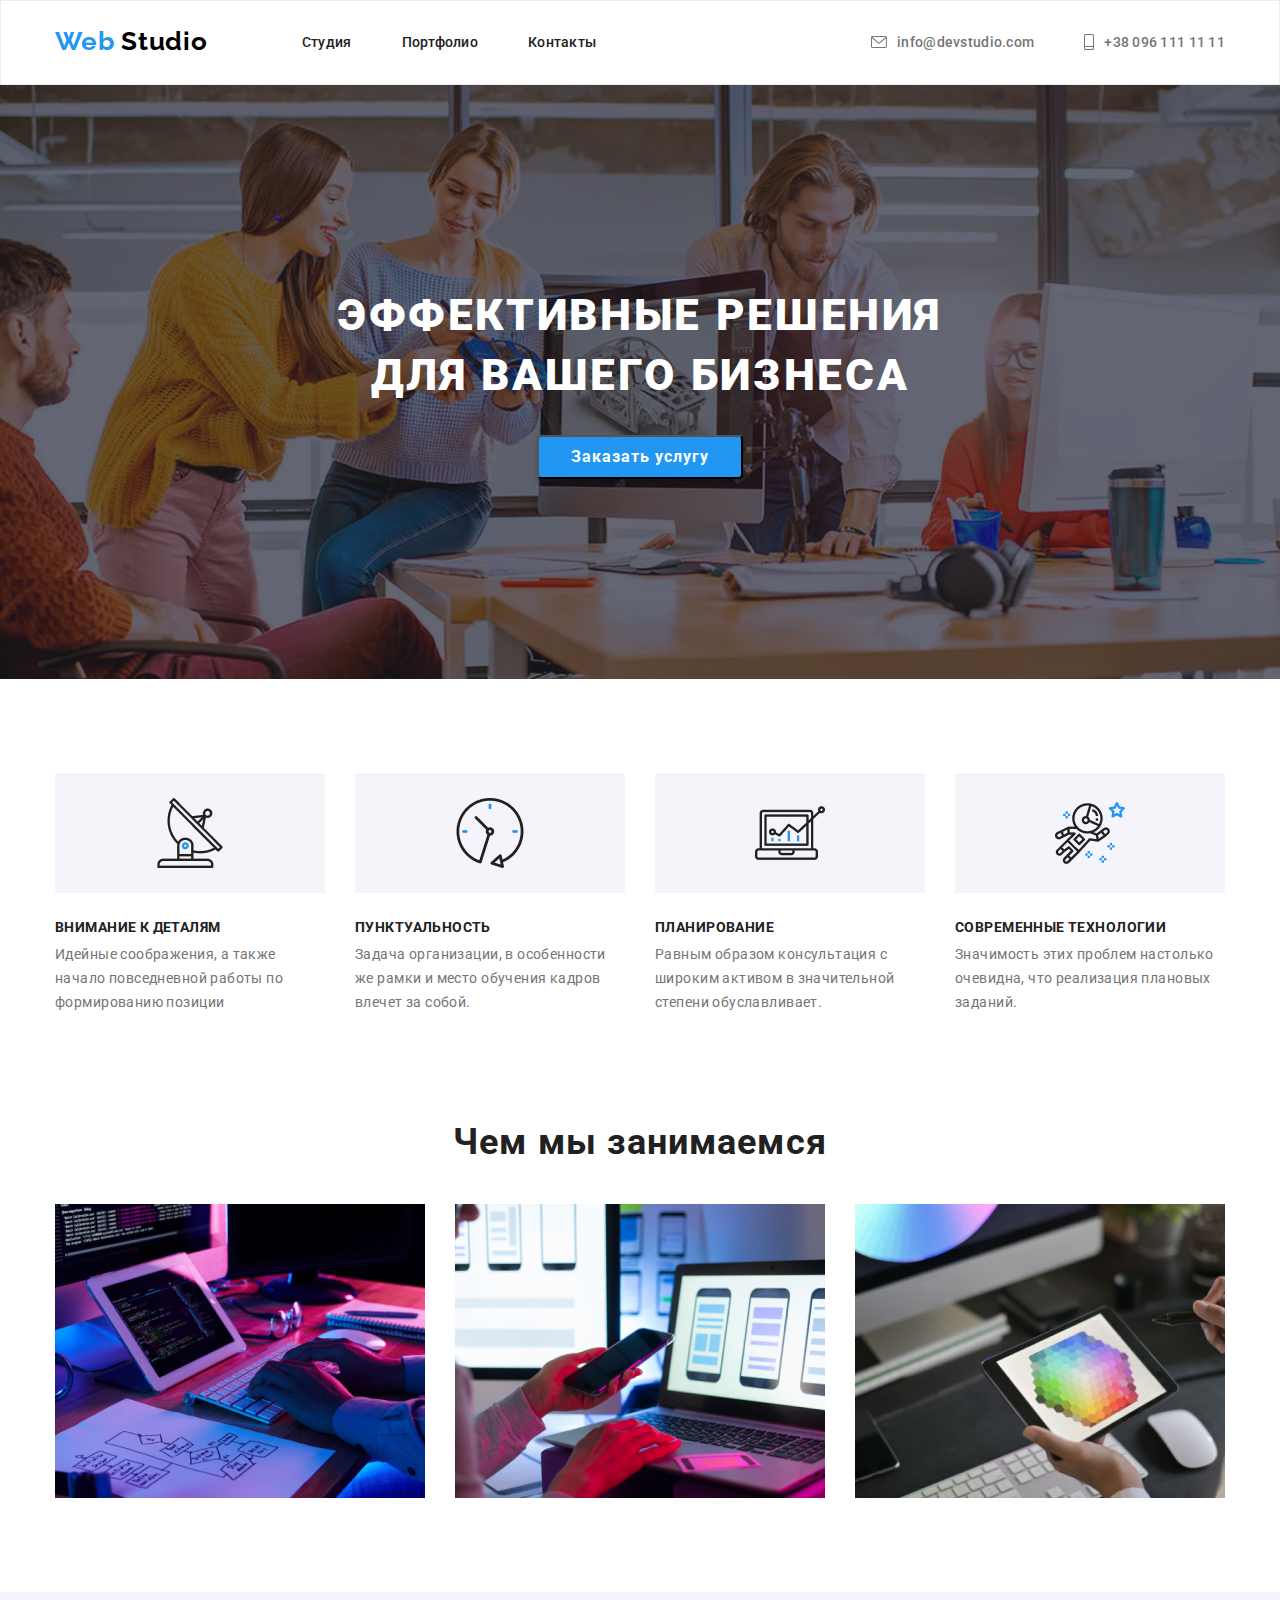
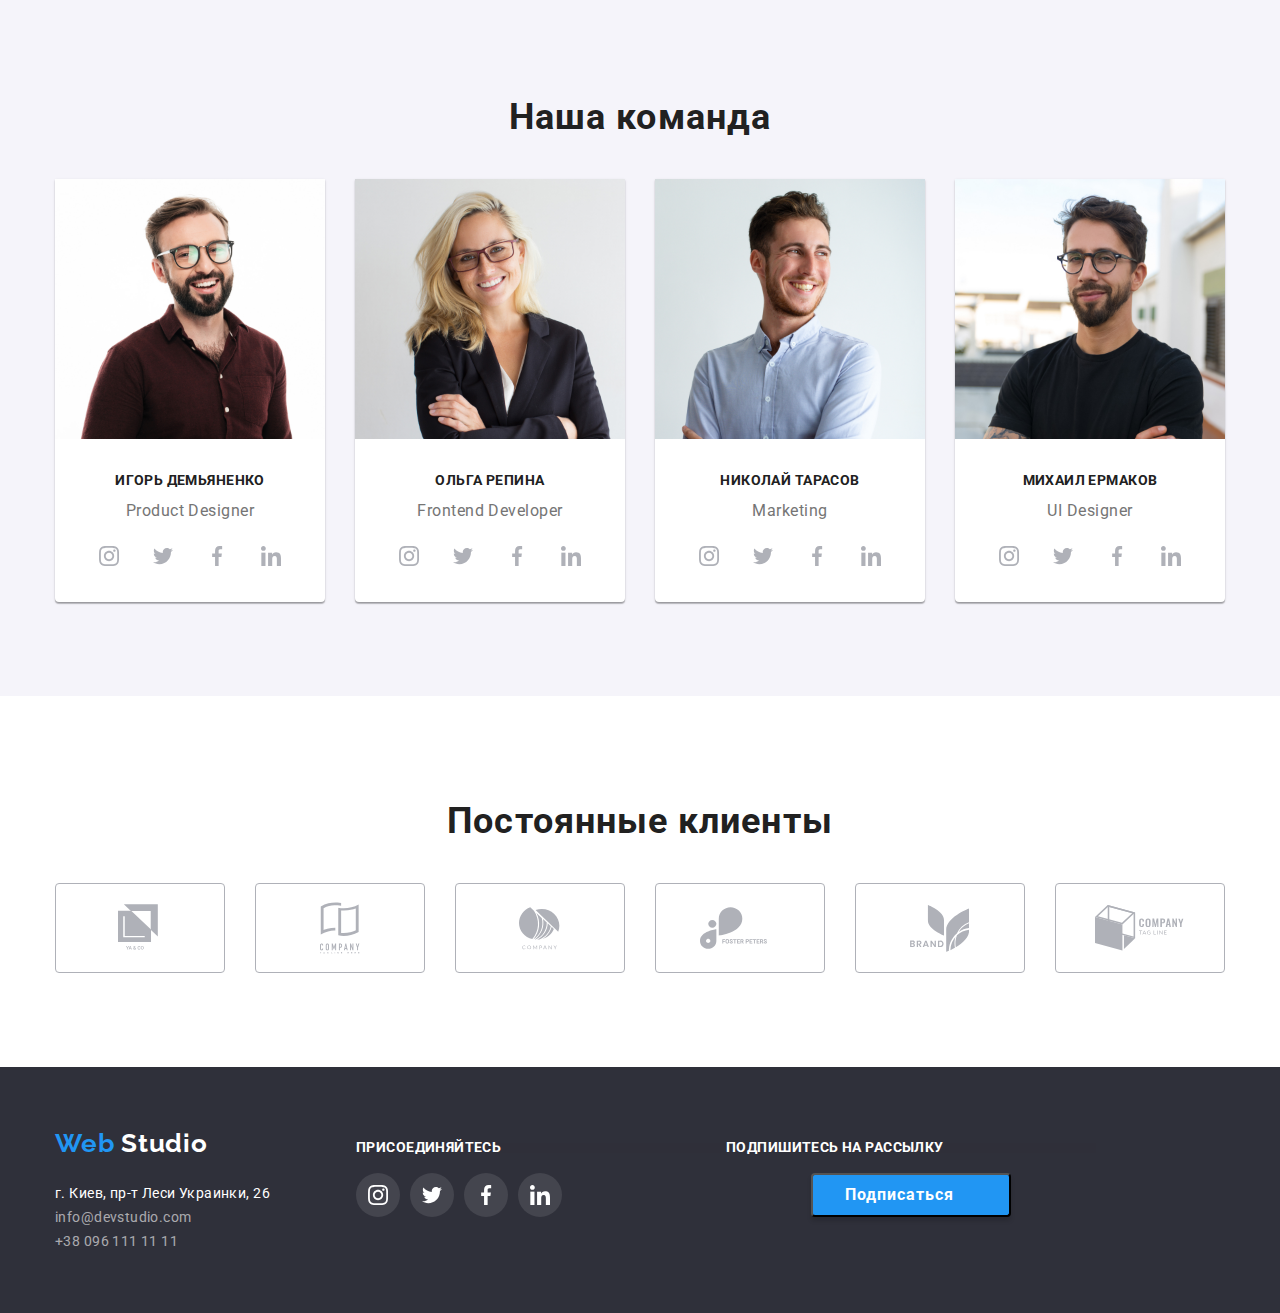
<file: index.html>
<!DOCTYPE html>
<html lang="ru">
	<head>
		<meta charset="UTF-8" />
		<meta name="viewport" content="width=device-width, initial-scale=1.0" />
		<meta http-equiv="X-UA-Compatible" content="ie=edge" />
		<title>WebStudio</title>
		<link
			href="https://fonts.googleapis.com/css2?family=Raleway:wght@700&family=Roboto:wght@400;500;700;900&display=swap"
			rel="stylesheet"
		/>
		<link rel="stylesheet" href="./css/normalize.css" />
		<link rel="stylesheet" href="./css/style.css" />
	</head>
	<body>
		<header>
			<div class="conteiner flexbox">
				<nav class="navigation">
					<div class="logo">
						<p>
							<span class="words">Web</span>
							<span class="word">Studio</span>
						</p>
					</div>
					<ul class="list menu-list">
						<li class="menu-item"><a href="./index.html" class="menu-link">Студия</a></li>
						<li class="menu-item"><a href="./portfolio.html" class="menu-link">Портфолио</a></li>
						<li class="menu-item"><a href="#" class="menu-link">Контакты</a></li>
					</ul>
				</nav>
				<ul class="list adres-list">
					<li class="adres">
						<a href="mailto:info@devstudio.com" class="contacts-link" aria-label="написать письмо">
                          <svg class="sprite-envelope" width="16" height="12">
							 <use xlink:href="./images/sprite.svg#icon-envelope"></use>
						  </svg>
						  info@devstudio.com
					    </a>
					</li>
					<li class="adres">
						<a href="tel:+380961111111" class="contacts-link" aria-label="позвонить">
					       <svg class="sprite-smartphone" width="10" height="16">
						       <use xlink:href="./images/sprite.svg#icon-vector"></use>
						   </svg>
						   +38 096 111 11 11
						</a>
					</li>
				</ul>
			</div>
		</header>
		<main>
			<section class="section hero fon">
				<div class="conteiner">
					<h1 class="page-title">Эффективные решения для вашего бизнеса</h1>
					<button class="btn">Заказать услугу</button>
				</div>
			</section>
			<section class="section-advantages">
				<div class="conteiner advantages">
					<h2 class="section-title visually-hidden">Наши преимущества</h2>
					<ul class="list">
						<li class="advantages-item">
							<h3 class="title antenna">Внимание к деталям</h3>
							<p class="main-text">Идейные соображения, а также начало повседневной работы по формированию позиции</p>
						</li>
						<li class="advantages-item">
							<h3 class="title clock">Пунктуальность</h3>
							<p class="main-text">
								Задача организации, в особенности же рамки и место обучения кадров влечет за собой.
							</p>
						</li>
						<li class="advantages-item">
							<h3 class="title diagram">Планирование</h3>
							<p class="main-text">
								Равным образом консультация с широким активом в значительной степени обуславливает.
							</p>
						</li>
						<li class="advantages-item">
							<h3 class="title astronaut">Современные технологии</h3>
							<p class="main-text">Значимость этих проблем настолько очевидна, что реализация плановых заданий.</p>
						</li>
					</ul>
				</div>
			</section>
			<section class="section">
				<div class="conteiner about-us">
					<h2 class="section-title">Чем мы занимаемся</h2>
					<ul class="list about-us-list">
						<li class="about-us-item">
							<img src="./images/img1.jpg" alt="Десктопные приложения" width="370" class="about-us-img" />
							<!-- <h3 class="title tatle-item">Десктопные приложения</h3> -->
						</li>
						<li class="about-us-item">
							<img src="./images/img2.jpg" alt="Мобильные приложения" width="370" class="about-us-img" />
							<!-- <h3 class="title tatle-item">Мобильные приложения</h3> -->
						</li>
						<li class="about-us-item">
							<img src="./images/img3.jpg" alt="Дизайнерские решения" width="370" class="about-us-img" />
							<!-- <h3 class="title tatle-item">Дизайнерские решения</h3> -->
						</li>
					</ul>
				</div>
			</section>
			<section class="section team-section">
				<div class="conteiner">
					<h2 class="section-title">Наша команда</h2>
					<ul class="list team-list">
						<li class="team">
							<img src="./images/team1.jpg" alt="Фото Игорь Демьяненко" width="270" class="team-photo"/>
							<h3 class="title team-title">Игорь Демьяненко</h3>
							<p lang="en" class="team-position">Product Designer</p>
							<ul class="list social-media">
								<li class="icon-list">
									<a href="https://www.instagram.com/" target="_blank" rel="noopener noreferrer" aria-label="ссылка Инстаграм" class="icon">
										<svg class="social-icon">
											<use xlink:href="./images/sprite.svg#icon-instagram"></use>
										</svg>
									</a>
								</li>
								<li class="icon-list">
									<a href="https://twitter.com/" target="_blank" rel="noopener noreferrer" aria-label="ссылка Твиттер" class="icon">
										<svg class="social-icon">
											<use xlink:href="./images/sprite.svg#icon-twitter"></use>
										</svg>
									</a>
								</li>
								<li class="icon-list">
									<a href="https://www.facebook.com/" target="_blank" rel="noopener noreferrer" aria-label="ссылка Файсбук" class="icon">
										<svg class="social-icon">
											<use xlink:href="./images/sprite.svg#icon-facebook"></use>
										</svg>
									</a>	
								</li>
								<li class="icon-list">
									<a href="https://www.linkedin.com/" target="_blank" rel="noopener noreferrer" aria-label="ссылка Линкед ЛинкедИн" class="icon">
										<svg class="social-icon">
											<use xlink:href="./images/sprite.svg#icon-linkedin"></use>
										</svg>
									</a>
								</li>
							</ul>
						</li>
						<li class="team">
							<img src="./images/team2.jpg" alt="Фото Ольга Иванова" width="270" class="team-photo"/>
							<h3 class="title team-title">Ольга Репина</h3>
							<p lang="en" class="team-position">Frontend Developer</p>
							<ul class="list social-media">
								<li class="icon-list">
									<a href="https://www.instagram.com/" target="_blank" rel="noopener noreferrer" aria-label="ссылка Инстаграм" class="icon">
										<svg class="social-icon">
											<use xlink:href="./images/sprite.svg#icon-instagram"></use>
										</svg>
									</a>
								</li>
								<li class="icon-list">
									<a href="https://twitter.com/" target="_blank" rel="noopener noreferrer" aria-label="ссылка Твиттер" class="icon">
										<svg class="social-icon">
											<use xlink:href="./images/sprite.svg#icon-twitter"></use>
										</svg>
									</a>
								</li>
								<li class="icon-list">
									<a href="https://www.facebook.com/" target="_blank" rel="noopener noreferrer" aria-label="ссылка Файсбук" class="icon">
										<svg class="social-icon">
											<use xlink:href="./images/sprite.svg#icon-facebook"></use>
										</svg>
									</a>	
								</li>
								<li class="icon-list">
									<a href="https://www.linkedin.com/" target="_blank" rel="noopener noreferrer" aria-label="ссылка Линкед ЛинкедИн" class="icon">
										<svg class="social-icon">
											<use xlink:href="./images/sprite.svg#icon-linkedin"></use>
										</svg>
									</a>
								</li>
							</ul>
						</li>
						<li class="team">
							<img src="./images/team3.jpg" alt="Фото Андрей Шевченко" width="270" class="team-photo" />
							<h3 class="title team-title">Николай Тарасов</h3>
							<p lang="en" class="team-position">Marketing</p>
							<ul class="list social-media">
								<li class="icon-list">
									<a href="https://www.instagram.com/" target="_blank" rel="noopener noreferrer" aria-label="ссылка Инстаграм" class="icon">
										<svg class="social-icon">
											<use xlink:href="./images/sprite.svg#icon-instagram"></use>
										</svg>
									</a>
								</li>
								<li class="icon-list">
									<a href="https://twitter.com/" target="_blank" rel="noopener noreferrer" aria-label="ссылка Твиттер" class="icon">
										<svg class="social-icon">
											<use xlink:href="./images/sprite.svg#icon-twitter"></use>
										</svg>
									</a>
								</li>
								<li class="icon-list">
									<a href="https://www.facebook.com/" target="_blank" rel="noopener noreferrer" aria-label="ссылка Файсбук" class="icon">
										<svg class="social-icon">
											<use xlink:href="./images/sprite.svg#icon-facebook"></use>
										</svg>
									</a>	
								</li>
								<li class="icon-list">
									<a href="https://www.linkedin.com/" target="_blank" rel="noopener noreferrer" aria-label="ссылка Линкед ЛинкедИн" class="icon">
										<svg class="social-icon">
											<use xlink:href="./images/sprite.svg#icon-linkedin"></use>
										</svg>
									</a>
								</li>
							</ul>
						</li>
						<li class="team">
							<img src="./images/team4.jpg" alt="Фото Иван Николаев" width="270" class="team-photo"/>
							<h3 class="title team-title">Михаил Ермаков</h3>
							<p lang="en" class="team-position">UI Designer</p>
							<ul class="list social-media">
								<li class="icon-list">
									<a href="https://www.instagram.com/" target="_blank" rel="noopener noreferrer" aria-label="ссылка Инстаграм" class="icon">
										<svg class="social-icon">
											<use xlink:href="./images/sprite.svg#icon-instagram"></use>
										</svg>
									</a>
								</li>
								<li class="icon-list">
									<a href="https://twitter.com/" target="_blank" rel="noopener noreferrer" aria-label="ссылка Твиттер" class="icon">
										<svg class="social-icon">
											<use xlink:href="./images/sprite.svg#icon-twitter"></use>
										</svg>
									</a>
								</li>
								<li class="icon-list">
									<a href="https://www.facebook.com/" target="_blank" rel="noopener noreferrer" aria-label="ссылка Файсбук" class="icon">
										<svg class="social-icon">
											<use xlink:href="./images/sprite.svg#icon-facebook"></use>
										</svg>
									</a>	
								</li>
								<li class="icon-list">
									<a href="https://www.linkedin.com/" target="_blank" rel="noopener noreferrer" aria-label="ссылка Линкед ЛинкедИн" class="icon">
										<svg class="social-icon">
											<use xlink:href="./images/sprite.svg#icon-linkedin"></use>
										</svg>
									</a>
								</li>
							</ul>
						</li>
					</ul>
				</div>
			</section>
			<section class="section">
				<div class="conteiner">
					<h2 class="section-title">Постоянные клиенты</h2>
					<ul class="list">
						<li class="partner">
							<a class="partner-item" href="#" target="_blank" rel="noopener noreferrer" aria-label="ссылка на сайт компании">
							  <svg class="partner-link" width="44" height="49">
								<use xlink:href="./images/sprite.svg#icon-logo1"></use>
							  </svg>
							</a>
						  </li>
						<li class="partner">
							<a class="partner-item" href="#" target="blank" rel="noopener noreferrer" aria-label="ссылка на сайт компании">
								<svg class="partner-link" width="40" height="52">
									<use xlink:href="./images/sprite.svg#icon-logo2"></use>
								</svg>
							</a>	
						</li>
						<li class="partner">
							<a class="partner-item" href="#" target="blank" rel="noopener noreferrer" aria-label="ссылка на сайт компании">
								<svg class="partner-link" width="41" height="43">
									<use xlink:href="./images/sprite.svg#icon-logo3"></use>
								</svg>
							</a>	
						</li>
						<li class="partner">
							<a class="partner-item" href="#" target="blank" rel="noopener noreferrer" aria-label="ссылка на сайт компании">
								<svg class="partner-link" width="80" height="43">
									<use xlink:href="./images/sprite.svg#icon-logo4"></use>
								</svg>
							</a>	
						</li>
						<li class="partner">
							<a class="partner-item" href="#" target="blank" rel="noopener noreferrer" aria-label="ссылка на сайт компании">
								<svg class="partner-link" width="59" height="47">
									<use xlink:href="./images/sprite.svg#icon-logo5"></use>
								</svg>
							</a>						
						</li>
						<li class="partner">
							<a class="partner-item" href="#" target="blank" rel="noopener noreferrer" aria-label="ссылка на сайт компании">
								<svg class="partner-link" width="89" height="46">
									<use xlink:href="./images/sprite.svg#icon-logo6"></use>
								</svg>
							</a>				
						</li>
					</ul>
				</div>
			</section>
		</main>
		<footer class="footer">
			<div class="conteiner footer-flexbox">
				<div class="footer-address">
					<div class="logo footer-logo">
						<p>
							<span class="words">Web</span>
							<span class="word">Studio</span>
						</p>
					</div>
					<address>
						<a href="./" class="contacts maps">г. Киев, пр-т Леси Украинки, 26</a>
						<br />
						<a href="mailto:info@devstudio.com" class="contacts">info@devstudio.com</a>
						<br />
						<a href="tel:+380961111111" class="contacts">+38 096 111 11 11</a>
						<br />
					</address>
				</div>
				<div class="footer-link">
					<p class="title tatle-item">Присоединяйтесь</p>
					<ul class="list">
						<li class="icon-list">
							<a href="https://www.instagram.com/" target="_blank" rel="noopener noreferrer" aria-label="ссылка Инстаграм" class="icon-footer">
								<svg class="social-icon">
									<use href="./images/sprite.svg#icon-instagram"></use>
								</svg>
							</a>
						</li>
						<li class="icon-list">
							<a href="https://twitter.com/" target="_blank" rel="noopener noreferrer" aria-label="ссылка Твиттер" class="icon-footer">
								<svg class="social-icon">
									<use href="./images/sprite.svg#icon-twitter"></use>
								</svg>
							</a>
						</li>
						<li class="icon-list">
							<a href="https://www.facebook.com/" target="_blank" rel="noopener noreferrer" aria-label="ссылка Файсбук" class="icon-footer">
								<svg class="social-icon">
									<use href="./images/sprite.svg#icon-facebook"></use>
								</svg>
							</a>	
						</li>
						<li class="icon-list">
							<a href="https://www.linkedin.com/" target="_blank" rel="noopener noreferrer" aria-label="ссылка Линкед ЛинкедИн" class="icon-footer">
								<svg class="social-icon">
									<use href="./images/sprite.svg#icon-linkedin"></use>
								</svg>
							</a>
						</li>
					</ul>
				</div>
				<div>
					<p class="title tatle-item">Подпишитесь на рассылку</p>
					<button class="btn">Подписаться</button>
				</div>
			</div>
		</footer>
	</body>
</html>
</file>
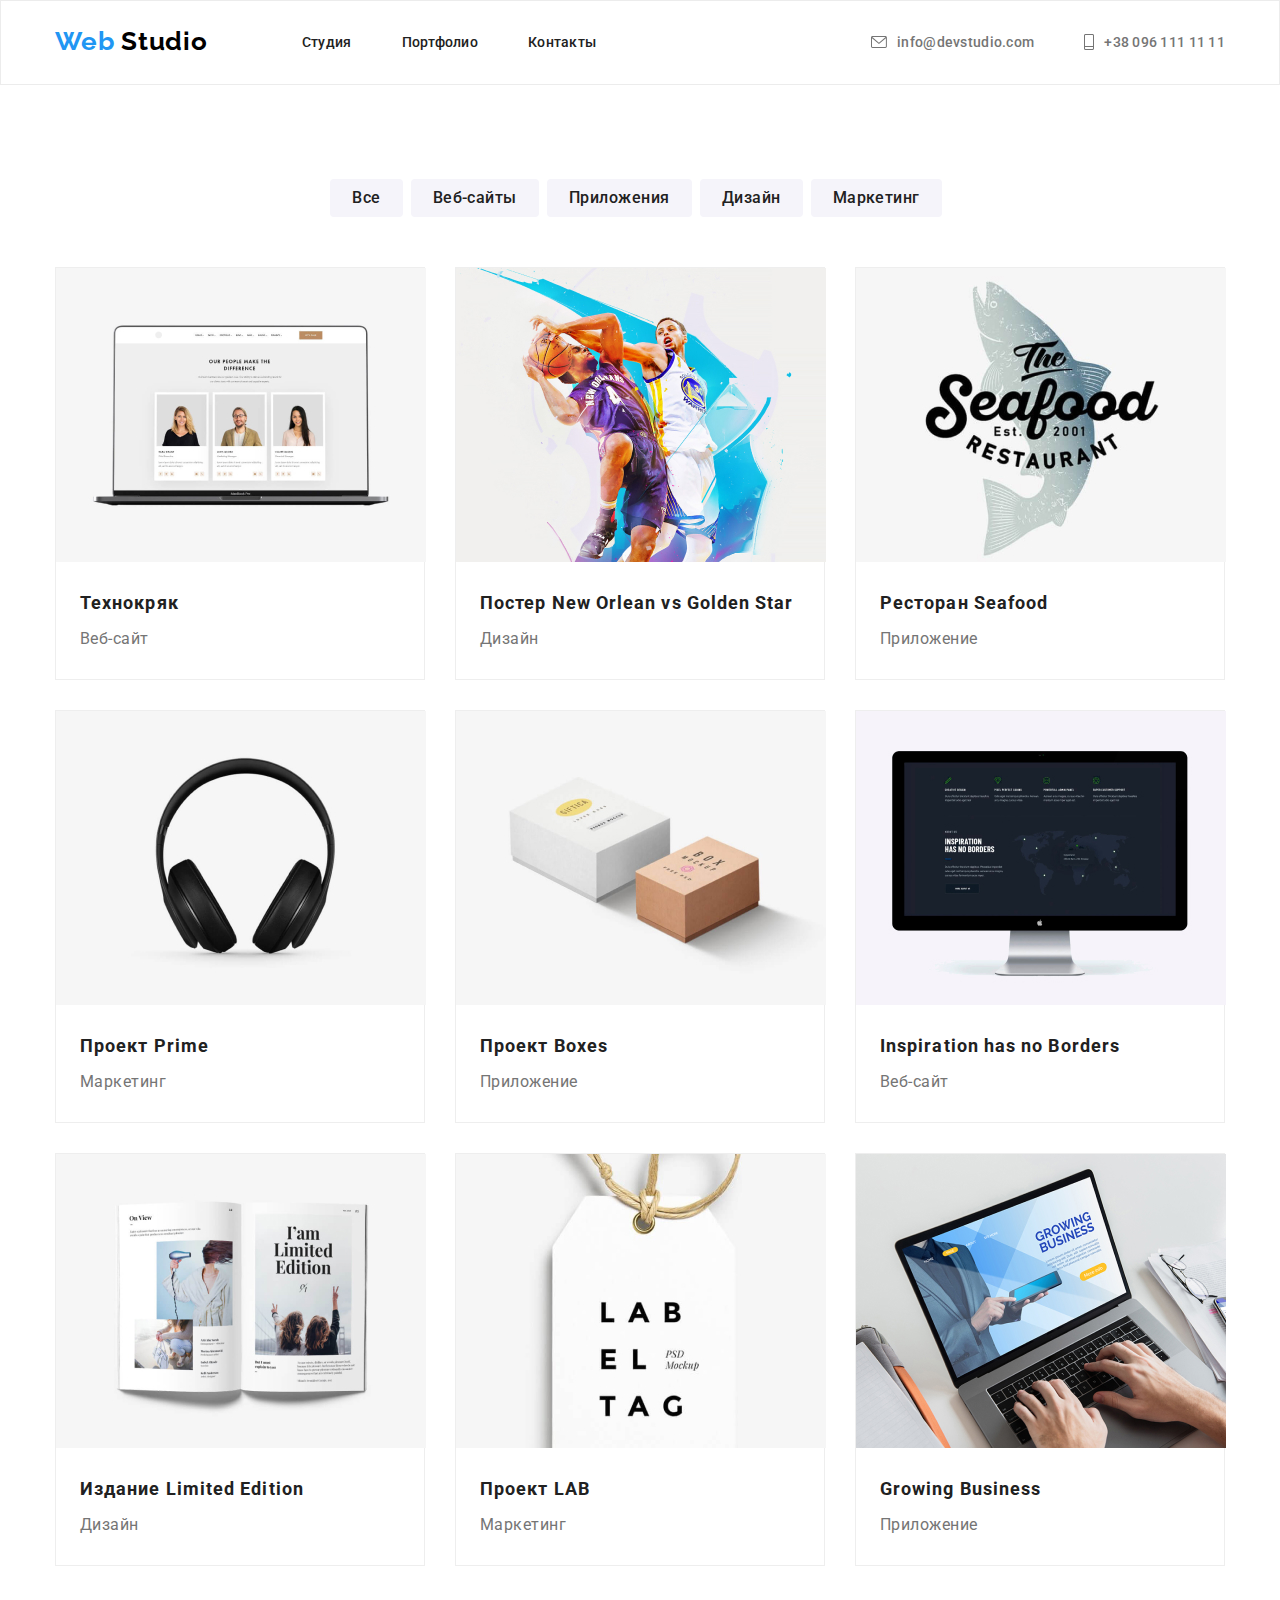
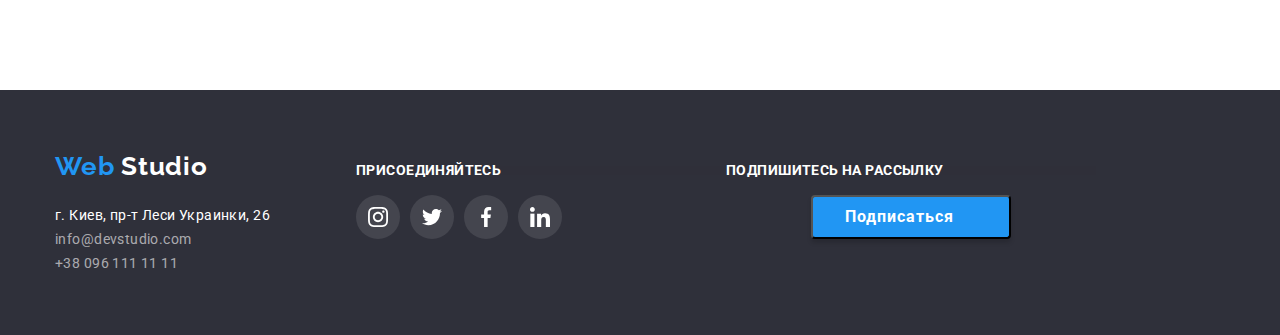
<file: portfolio.html>
<!DOCTYPE html>
<html lang="ru">
	<head>
		<meta charset="UTF-8" />
		<meta name="viewport" content="width=device-width, initial-scale=1.0" />
		<meta http-equiv="X-UA-Compatible" content="ie=edge" />
		<title>WebStudio</title>
		<link
			href="https://fonts.googleapis.com/css2?family=Raleway:wght@700&family=Roboto:wght@400;500;700;900&display=swap"
			rel="stylesheet"
		/>
		<link rel="stylesheet" href="./css/normalize.css" />
		<link rel="stylesheet" href="./css/style.css" />
	</head>
	<body>
		<header>
			<div class="conteiner flexbox">
				<nav class="navigation">
					<div class="logo">
						<p>
							<span class="words">Web</span>
							<span class="word">Studio</span>
						</p>
					</div>
					<ul class="list menu-list">
						<li class="menu-item"><a href="./index.html" class="menu-link">Студия</a></li>
						<li class="menu-item"><a href="./portfolio.html" class="menu-link">Портфолио</a></li>
						<li class="menu-item"><a href="#" class="menu-link">Контакты</a></li>
					</ul>
				</nav>
				<ul class="list adres-list">
					<li class="adres">
						<a href="mailto:info@devstudio.com" class="contacts-link" aria-label="написать письмо">
                          <svg class="sprite-envelope" width="16" height="12">
							 <use xlink:href="./images/sprite.svg#icon-envelope"></use>
						  </svg>
						  info@devstudio.com
					    </a>
					</li>
					<li class="adres">
						<a href="tel:+380961111111" class="contacts-link" aria-label="позвонить">
					       <svg class="sprite-smartphone" width="10" height="16">
						       <use xlink:href="./images/sprite.svg#icon-vector"></use>
						   </svg>
						   +38 096 111 11 11
						</a>
					</li>
				</ul>
			</div>
		</header>
		<main>
			<section class="section-portfolio">
				<div class="conteiner">
					<ul class="list portfolio-nav">
						<li class="portfolio-nav-item"><button type="button" class="btn-portfolio">Все</button></li>
						<li class="portfolio-nav-item"><button type="button" class="btn-portfolio">Веб-сайты</button></li>
						<li class="portfolio-nav-item"><button type="button" class="btn-portfolio">Приложения</button></li>
						<li class="portfolio-nav-item"><button type="button" class="btn-portfolio">Дизайн</button></li>
						<li class="portfolio-nav-item"><button type="button" class="btn-portfolio">Маркетинг</button></li>
					</ul>
					<ul class="list portfolio-main">
						<li class="portfolio">
							<a href="" class="porfolio-item">
								<img src="./images/img(1).jpg" alt="пример_работы_категории_веб-сайт" />
								<div class="portfolio-name">
									<h3 class="title-portfolio">Технокряк</h3>
									<!--<p class="portfolio-link">
										Технокряк это современная площадка распространения коронавируса. Компании используют эту платформу для
										цифрового шпионажа и атак на защищённые сервера конкурентов.
									</p>-->
									<p class="category-portfolio">Веб-сайт</p>
								</div>
							</a>
						</li>
						<li class="portfolio">
							<a href="" class="porfolio-item">
								<img src="./images/img(2).jpg" alt="пример_работы_категории_дизайн" />
								<div class="portfolio-name">
									<h3 class="title-portfolio">Постер New Orlean vs Golden Star</h3>
								    <!--<p class="portfolio-link">
									    Технокряк это современная площадка распространения коронавируса. Компании используют эту платформу для
									    цифрового шпионажа и атак на защищённые сервера конкурентов.
								    </p>-->
								    <p class="category-portfolio">Дизайн</p>
								</div>
							</a>
						</li>
						<li class="portfolio">
							<a href="" class="porfolio-item">
								<img src="./images/img(3).jpg" alt="пример_работы_категории_приложение" />
								<div class="portfolio-name">
									<h3 class="title-portfolio">Ресторан Seafood</h3>
									<!--<p class="portfolio-link">
										Технокряк это современная площадка распространения коронавируса. Компании используют эту платформу для
										цифрового шпионажа и атак на защищённые сервера конкурентов.
									</p>-->
									<p class="category-portfolio">Приложение</p>
								</div>
							</a>
						</li>
						<li class="portfolio">
							<a href="" class="porfolio-item">
								<img src="./images/img(4).jpg" alt="пример_работы_категории_маркетинг" />
								<div class="portfolio-name">
									<h3 class="title-portfolio">Проект Prime</h3>
									<!--<p class="portfolio-link">
										Технокряк это современная площадка распространения коронавируса. Компании используют эту платформу для
										цифрового шпионажа и атак на защищённые сервера конкурентов.
									</p>-->
									<p class="category-portfolio">Маркетинг</p>
								</div>
							</a>
						</li>
						<li class="portfolio">
							<a href="" class="porfolio-item">
								<img src="./images/img(5).jpg" alt="пример_работы_категории_приложение" />
								<div class="portfolio-name">
									<h3 class="title-portfolio">Проект Boxes</h3>
									<!--<p class="portfolio-link">
										Технокряк это современная площадка распространения коронавируса. Компании используют эту платформу для
										цифрового шпионажа и атак на защищённые сервера конкурентов.
									</p>-->
									<p class="category-portfolio">Приложение</p>
								</div>
							</a>
						</li>
						<li class="portfolio">
							<a href="" class="porfolio-item">
								<img src="./images/img(6).jpg" alt="пример_работы_категории_веб-сайт" />
								<div class="portfolio-name">
									<h3 class="title-portfolio">Inspiration has no Borders</h3>
									<!--<p class="portfolio-link">
										Технокряк это современная площадка распространения коронавируса. Компании используют эту платформу для
										цифрового шпионажа и атак на защищённые сервера конкурентов.
									</p>-->
									<p class="category-portfolio">Веб-сайт</p>
								</div>
							</a>
						</li>
						<li class="portfolio">
							<a href="" class="porfolio-item">
								<img src="./images/img(7).jpg" alt="пример_работы_категории_дизайн" />
								<div class="portfolio-name">
									<h3 class="title-portfolio">Издание Limited Edition</h3>
									<!--<p class="portfolio-link">
										Технокряк это современная площадка распространения коронавируса. Компании используют эту платформу для
										цифрового шпионажа и атак на защищённые сервера конкурентов.
									</p>-->
									<p class="category-portfolio">Дизайн</p>
								</div>
							</a>
						</li>
						<li class="portfolio">
							<a href="" class="porfolio-item">
								<img src="./images/img(8).jpg" alt="пример_работы_категории_маркетинг" />
								<div class="portfolio-name">
									<h3 class="title-portfolio">Проект LAB</h3>
								    <!--<p class="portfolio-link">
									    Технокряк это современная площадка распространения коронавируса. Компании используют эту платформу для
									    цифрового шпионажа и атак на защищённые сервера конкурентов.
								    </p>-->
								    <p class="category-portfolio">Маркетинг</p>
								</div>
							</a>
						</li>
						<li class="portfolio">
							<a href="" class="porfolio-item">
								<img src="./images/img(9).jpg" alt="пример_работы_категории_приложение" />
								<div class="portfolio-name">
									<h3 class="title-portfolio">Growing Business</h3>
									<!--<p class="portfolio-link">
										Технокряк это современная площадка распространения коронавируса. Компании используют эту платформу для
										цифрового шпионажа и атак на защищённые сервера конкурентов.
									</p>-->
									<p class="category-portfolio">Приложение</p>
								</div>
							</a>
						</li>
					</ul>
				</div>
			</section>
		</main>
		<footer class="footer">
			<div class="conteiner footer-flexbox">
				<div class="footer-address">
					<div class="logo footer-logo">
						<p>
							<span class="words">Web</span>
							<span class="word">Studio</span>
						</p>
					</div>
					<address>
						<a href="./" class="contacts maps">г. Киев, пр-т Леси Украинки, 26</a>
						<br />
						<a href="mailto:info@devstudio.com" class="contacts">info@devstudio.com</a>
						<br />
						<a href="tel:+380961111111" class="contacts">+38 096 111 11 11</a>
						<br />
					</address>
				</div>
				<div class="footer-link">
					<p class="title tatle-item">Присоединяйтесь</p>
					<ul class="list">
						<li class="icon-list">
							<a href="https://www.instagram.com/" target="_blank" rel="noopener noreferrer" aria-label="ссылка Инстаграм" class="icon-footer">
								<svg class="social-icon">
									<use href="./images/sprite.svg#icon-instagram"></use>
								</svg>
							</a>
						</li>
						<li class="icon-list">
							<a href="https://twitter.com/" target="_blank" rel="noopener noreferrer" aria-label="ссылка Твиттер" class="icon-footer">
								<svg class="social-icon">
									<use href="./images/sprite.svg#icon-twitter"></use>
								</svg>
							</a>
						</li>
						<li class="icon-list">
							<a href="https://www.facebook.com/" target="_blank" rel="noopener noreferrer" aria-label="ссылка Файсбук" class="icon-footer">
								<svg class="social-icon">
									<use href="./images/sprite.svg#icon-facebook"></use>
								</svg>
							</a>	
						</li>
						<li class="icon-list">
							<a href="https://www.linkedin.com/" target="_blank" rel="noopener noreferrer" aria-label="ссылка Линкед ЛинкедИн" class="icon-footer">
								<svg class="social-icon">
									<use href="./images/sprite.svg#icon-linkedin"></use>
								</svg>
							</a>
						</li>
					</ul>
				</div>
				<div>
					<p class="title tatle-item">Подпишитесь на рассылку</p>
					<button class="btn">Подписаться</button>
				</div>
			</div>
		</footer>
	</body>
</html>
</file>
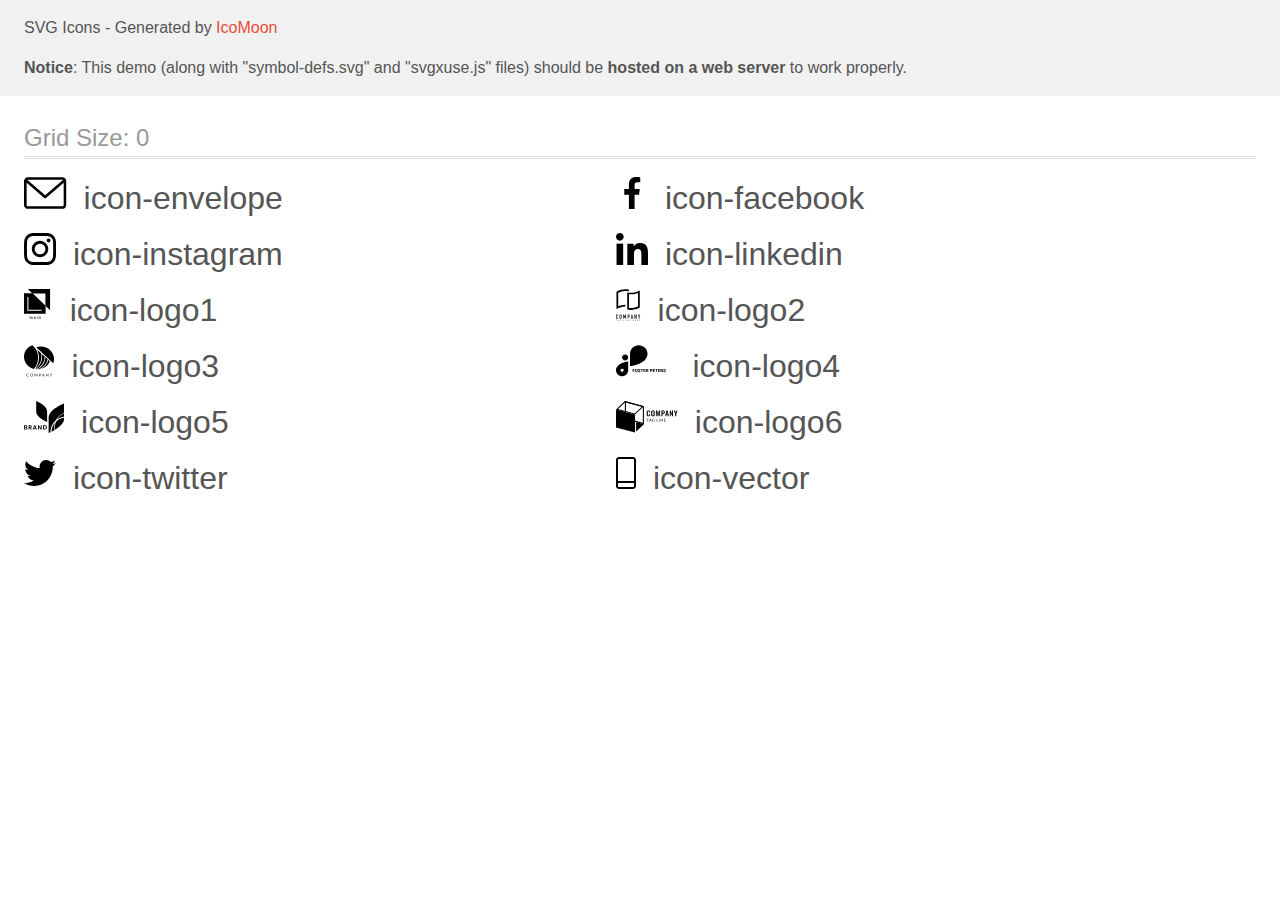
<file: images/icons/demo-external-svg.html>
<!doctype html>
<html>
<head>
    <title>IcoMoon - SVG Icons</title>
    <meta charset="utf-8">
    <meta name="viewport" content="width=device-width, initial-scale=1">
    <link rel="stylesheet" href="demo-files/demo.css">
    <link rel="stylesheet" href="style.css">
</head>
<body>
<header class="bgc1 clearfix">
<div class="mhl">
    <p>SVG Icons - Generated by <a href="https://icomoon.io/app">IcoMoon</a></p><p><strong>Notice</strong>: This demo (along with "symbol-defs.svg" and "svgxuse.js" files) should be <b>hosted on a web server</b> to work properly.</p>
</div>
</header>
    <div class="clearfix mhl ptl">
        <h1 class="mvm mtn fgc1">Grid Size: 0</h1>
        <div class="glyph fs1">
            <div class="clearfix pbs">
                <svg class="icon icon-envelope"><use xlink:href="symbol-defs.svg#icon-envelope"></use></svg><span class="name"> icon-envelope</span>
            </div>
        </div>
        <div class="glyph fs1">
            <div class="clearfix pbs">
                <svg class="icon icon-facebook"><use xlink:href="symbol-defs.svg#icon-facebook"></use></svg><span class="name"> icon-facebook</span>
            </div>
        </div>
        <div class="glyph fs1">
            <div class="clearfix pbs">
                <svg class="icon icon-instagram"><use xlink:href="symbol-defs.svg#icon-instagram"></use></svg><span class="name"> icon-instagram</span>
            </div>
        </div>
        <div class="glyph fs1">
            <div class="clearfix pbs">
                <svg class="icon icon-linkedin"><use xlink:href="symbol-defs.svg#icon-linkedin"></use></svg><span class="name"> icon-linkedin</span>
            </div>
        </div>
        <div class="glyph fs1">
            <div class="clearfix pbs">
                <svg class="icon icon-logo1"><use xlink:href="symbol-defs.svg#icon-logo1"></use></svg><span class="name"> icon-logo1</span>
            </div>
        </div>
        <div class="glyph fs1">
            <div class="clearfix pbs">
                <svg class="icon icon-logo2"><use xlink:href="symbol-defs.svg#icon-logo2"></use></svg><span class="name"> icon-logo2</span>
            </div>
        </div>
        <div class="glyph fs1">
            <div class="clearfix pbs">
                <svg class="icon icon-logo3"><use xlink:href="symbol-defs.svg#icon-logo3"></use></svg><span class="name"> icon-logo3</span>
            </div>
        </div>
        <div class="glyph fs1">
            <div class="clearfix pbs">
                <svg class="icon icon-logo4"><use xlink:href="symbol-defs.svg#icon-logo4"></use></svg><span class="name"> icon-logo4</span>
            </div>
        </div>
        <div class="glyph fs1">
            <div class="clearfix pbs">
                <svg class="icon icon-logo5"><use xlink:href="symbol-defs.svg#icon-logo5"></use></svg><span class="name"> icon-logo5</span>
            </div>
        </div>
        <div class="glyph fs1">
            <div class="clearfix pbs">
                <svg class="icon icon-logo6"><use xlink:href="symbol-defs.svg#icon-logo6"></use></svg><span class="name"> icon-logo6</span>
            </div>
        </div>
        <div class="glyph fs1">
            <div class="clearfix pbs">
                <svg class="icon icon-twitter"><use xlink:href="symbol-defs.svg#icon-twitter"></use></svg><span class="name"> icon-twitter</span>
            </div>
        </div>
        <div class="glyph fs1">
            <div class="clearfix pbs">
                <svg class="icon icon-vector"><use xlink:href="symbol-defs.svg#icon-vector"></use></svg><span class="name"> icon-vector</span>
            </div>
        </div>
  </div>
<script defer src="svgxuse.js"></script>
</body>
</html>
</file>
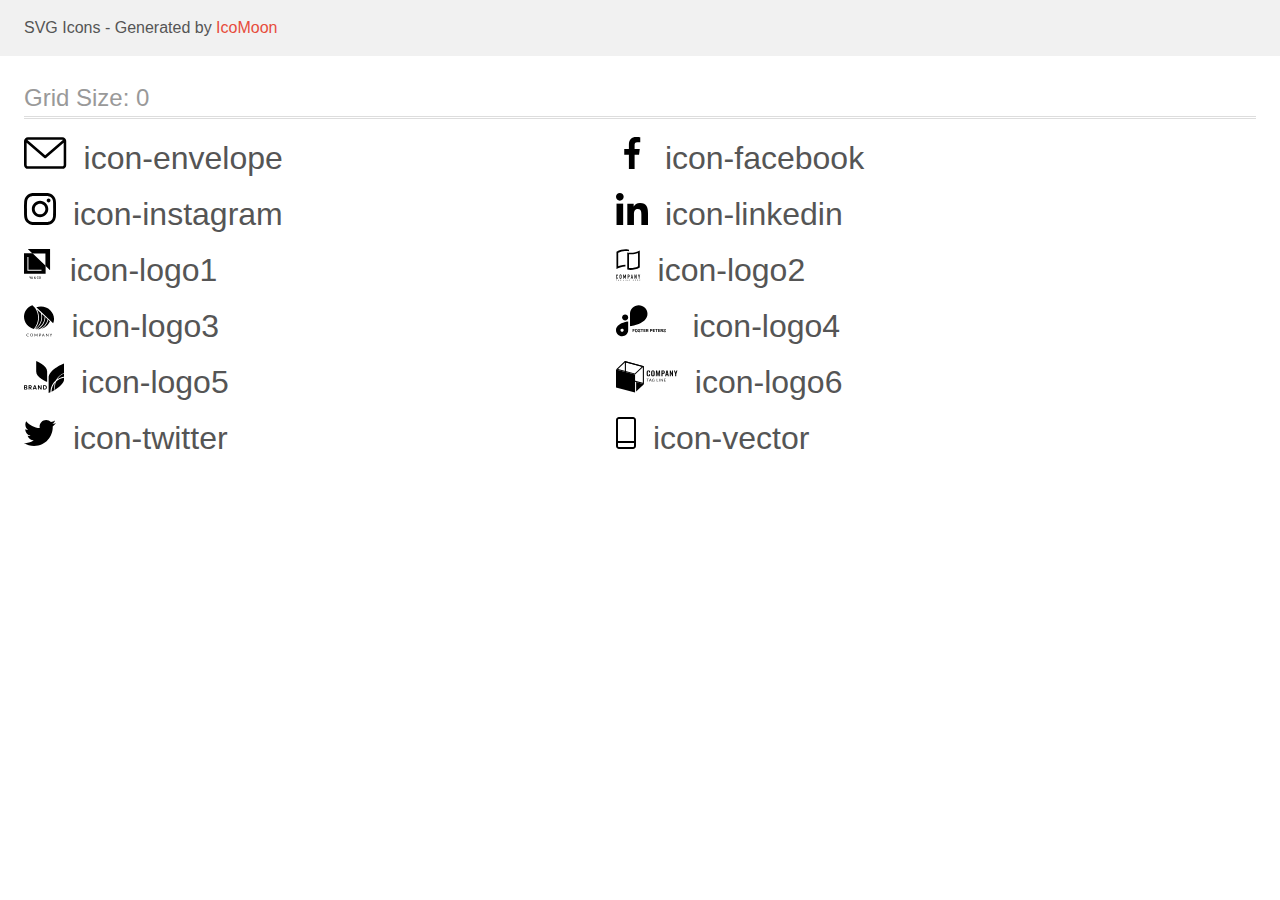
<file: images/icons/demo.html>
<!doctype html>
<html>
<head>
    <title>IcoMoon - SVG Icons</title>
    <meta charset="utf-8">
    <meta name="viewport" content="width=device-width, initial-scale=1">
    <link rel="stylesheet" href="demo-files/demo.css">
    <link rel="stylesheet" href="style.css">
</head>
<body>
<svg aria-hidden="true" style="position: absolute; width: 0; height: 0; overflow: hidden;" version="1.1" xmlns="http://www.w3.org/2000/svg" xmlns:xlink="http://www.w3.org/1999/xlink">
<defs>
<symbol id="icon-envelope" viewBox="0 0 43 32">
<path d="M38.667 0h-34.667c-2.206 0-4 1.794-4 4v24c0 2.206 1.794 4 4 4h34.667c2.206 0 4-1.794 4-4v-24c0-2.206-1.794-4-4-4zM38.667 2.667c0.181 0 0.353 0.038 0.511 0.103l-17.844 15.466-17.844-15.466c0.158-0.066 0.33-0.103 0.511-0.103h34.667zM38.667 29.333h-34.667c-0.736 0-1.333-0.598-1.333-1.333v-22.413l17.793 15.421c0.251 0.217 0.563 0.326 0.874 0.326s0.622-0.108 0.874-0.326l17.793-15.421v22.413c0 0.736-0.598 1.333-1.333 1.333z"></path>
</symbol>
<symbol id="icon-facebook" viewBox="0 0 32 32">
<path d="M21.329 5.313h2.921v-5.088c-0.504-0.069-2.237-0.225-4.256-0.225-4.212 0-7.097 2.649-7.097 7.519v4.481h-4.648v5.688h4.648v14.312h5.699v-14.311h4.46l0.708-5.688h-5.169v-3.919c0.001-1.644 0.444-2.769 2.735-2.769z"></path>
</symbol>
<symbol id="icon-instagram" viewBox="0 0 32 32">
<path d="M31.969 9.408c-0.075-1.7-0.35-2.869-0.744-3.882-0.406-1.075-1.032-2.038-1.851-2.838-0.8-0.813-1.769-1.444-2.832-1.844-1.019-0.394-2.182-0.669-3.882-0.744-1.713-0.081-2.257-0.1-6.601-0.1s-4.888 0.019-6.595 0.094c-1.7 0.075-2.869 0.35-3.882 0.744-1.075 0.406-2.038 1.031-2.838 1.85-0.813 0.8-1.444 1.769-1.844 2.832-0.394 1.019-0.669 2.182-0.744 3.882-0.081 1.713-0.1 2.257-0.1 6.601s0.019 4.888 0.094 6.595c0.075 1.7 0.35 2.869 0.744 3.882 0.406 1.075 1.038 2.038 1.85 2.838 0.8 0.813 1.769 1.444 2.832 1.844 1.019 0.394 2.182 0.669 3.882 0.744 1.706 0.075 2.25 0.094 6.595 0.094s4.888-0.019 6.595-0.094c1.7-0.075 2.869-0.35 3.882-0.744 2.151-0.832 3.851-2.532 4.682-4.682 0.394-1.019 0.669-2.182 0.744-3.882 0.075-1.707 0.094-2.251 0.094-6.595s-0.006-4.888-0.081-6.595zM29.087 22.473c-0.069 1.563-0.331 2.407-0.55 2.969-0.538 1.394-1.644 2.5-3.038 3.038-0.563 0.219-1.413 0.481-2.969 0.55-1.688 0.075-2.194 0.094-6.464 0.094s-4.782-0.019-6.464-0.094c-1.563-0.069-2.407-0.331-2.969-0.55-0.694-0.256-1.325-0.663-1.838-1.194-0.531-0.519-0.938-1.144-1.194-1.838-0.219-0.563-0.481-1.413-0.55-2.969-0.075-1.688-0.094-2.194-0.094-6.464s0.019-4.782 0.094-6.464c0.069-1.563 0.331-2.407 0.55-2.969 0.256-0.694 0.663-1.325 1.2-1.838 0.519-0.531 1.144-0.938 1.838-1.194 0.563-0.219 1.413-0.481 2.969-0.55 1.688-0.075 2.194-0.094 6.464-0.094 4.276 0 4.782 0.019 6.464 0.094 1.563 0.069 2.407 0.331 2.969 0.55 0.694 0.256 1.325 0.662 1.838 1.194 0.531 0.519 0.938 1.144 1.194 1.838 0.219 0.563 0.481 1.413 0.55 2.969 0.075 1.688 0.094 2.194 0.094 6.464s-0.019 4.77-0.094 6.458z"></path>
<path d="M16.059 7.783c-4.538 0-8.22 3.682-8.22 8.22s3.682 8.22 8.22 8.22c4.539 0 8.22-3.682 8.22-8.22s-3.682-8.22-8.22-8.22zM16.059 21.335c-2.944 0-5.332-2.388-5.332-5.332s2.388-5.332 5.332-5.332c2.944 0 5.332 2.388 5.332 5.332s-2.388 5.332-5.332 5.332z"></path>
<path d="M26.524 7.458c0 1.060-0.859 1.919-1.919 1.919s-1.919-0.859-1.919-1.919c0-1.060 0.859-1.919 1.919-1.919s1.919 0.859 1.919 1.919z"></path>
</symbol>
<symbol id="icon-linkedin" viewBox="0 0 32 32">
<path d="M31.992 32v-0.001h0.008v-11.736c0-5.741-1.236-10.164-7.948-10.164-3.227 0-5.392 1.771-6.276 3.449h-0.093v-2.913h-6.364v21.364h6.627v-10.579c0-2.785 0.528-5.479 3.977-5.479 3.399 0 3.449 3.179 3.449 5.657v10.401h6.62z"></path>
<path d="M0.528 10.636h6.635v21.364h-6.635v-21.364z"></path>
<path d="M3.843 0c-2.121 0-3.843 1.721-3.843 3.843s1.721 3.879 3.843 3.879c2.121 0 3.843-1.757 3.843-3.879-0.001-2.121-1.723-3.843-3.843-3.843v0z"></path>
</symbol>
<symbol id="icon-logo1" viewBox="0 0 29 32">
<path d="M3.84 0l4.677 4.428h13.046v12.351l4.677 4.428v-21.206h-22.4z"></path>
<path d="M0 4.241v20.6h21.76v-8.188l-13.105-12.406-8.655-0.005zM17.615 21.828h-14.172v-13.854h1.002v12.916h13.17v0.938z"></path>
<path d="M6.266 28.662l0.523-1.078h0.438l-0.763 1.438v0.837h-0.397v-0.837l-0.764-1.438h0.439l0.523 1.078zM8.513 29.329h-0.881l-0.184 0.53h-0.411l0.859-2.275h0.355l0.861 2.275h-0.412l-0.186-0.53zM7.743 29.010h0.659l-0.33-0.944-0.33 0.944zM10.071 29.244c0-0.105 0.029-0.202 0.086-0.289 0.057-0.089 0.17-0.193 0.339-0.314-0.088-0.111-0.151-0.206-0.186-0.284s-0.052-0.154-0.052-0.227c0-0.178 0.054-0.319 0.162-0.422s0.254-0.156 0.438-0.156c0.166 0 0.301 0.049 0.406 0.147 0.106 0.097 0.159 0.217 0.159 0.361 0 0.095-0.024 0.182-0.072 0.262-0.048 0.079-0.127 0.158-0.236 0.238l-0.155 0.113 0.439 0.519c0.064-0.125 0.095-0.264 0.095-0.417h0.33c0 0.28-0.066 0.51-0.197 0.689l0.334 0.395h-0.441l-0.128-0.152c-0.162 0.122-0.356 0.183-0.581 0.183s-0.405-0.059-0.541-0.178c-0.134-0.12-0.202-0.276-0.202-0.467zM10.824 29.587c0.128 0 0.248-0.043 0.359-0.128l-0.497-0.586-0.048 0.034c-0.125 0.095-0.188 0.203-0.188 0.325 0 0.105 0.034 0.191 0.102 0.256s0.158 0.098 0.272 0.098zM10.615 28.121c0 0.087 0.054 0.197 0.161 0.33l0.173-0.119 0.048-0.039c0.065-0.057 0.097-0.131 0.097-0.22 0-0.059-0.022-0.11-0.067-0.152-0.045-0.043-0.102-0.064-0.17-0.064-0.074 0-0.133 0.025-0.177 0.075s-0.066 0.113-0.066 0.189zM14.748 29.118c-0.023 0.243-0.113 0.432-0.269 0.569-0.156 0.135-0.364 0.203-0.623 0.203-0.181 0-0.341-0.043-0.48-0.128-0.137-0.086-0.244-0.209-0.319-0.367s-0.114-0.342-0.117-0.552v-0.212c0-0.215 0.038-0.404 0.114-0.567s0.185-0.29 0.327-0.378c0.143-0.088 0.307-0.133 0.494-0.133 0.251 0 0.453 0.068 0.606 0.205s0.242 0.329 0.267 0.578h-0.394c-0.019-0.164-0.067-0.281-0.144-0.353-0.076-0.073-0.188-0.109-0.336-0.109-0.172 0-0.304 0.063-0.397 0.189-0.092 0.125-0.139 0.309-0.141 0.552v0.202c0 0.246 0.044 0.433 0.131 0.563s0.218 0.194 0.387 0.194c0.155 0 0.272-0.035 0.35-0.105s0.128-0.186 0.148-0.348h0.394zM16.918 28.78c0 0.223-0.039 0.419-0.116 0.588-0.077 0.168-0.188 0.297-0.331 0.388-0.143 0.090-0.307 0.134-0.494 0.134-0.184 0-0.349-0.045-0.494-0.134-0.144-0.091-0.255-0.219-0.334-0.386-0.078-0.167-0.118-0.359-0.119-0.576v-0.128c0-0.222 0.039-0.418 0.117-0.588 0.079-0.17 0.19-0.299 0.333-0.389 0.144-0.091 0.308-0.136 0.494-0.136s0.349 0.045 0.492 0.134c0.144 0.088 0.255 0.217 0.333 0.384s0.118 0.361 0.119 0.583v0.127zM16.523 28.662c0-0.252-0.048-0.445-0.144-0.58-0.095-0.134-0.23-0.202-0.405-0.202-0.171 0-0.305 0.067-0.402 0.202-0.096 0.133-0.145 0.322-0.147 0.567v0.131c0 0.25 0.048 0.443 0.145 0.58s0.233 0.205 0.406 0.205c0.175 0 0.309-0.067 0.403-0.2 0.095-0.133 0.142-0.328 0.142-0.584v-0.119z"></path>
</symbol>
<symbol id="icon-logo2" viewBox="0 0 25 32">
<path d="M10.447 1.806h0.084c0.156 0 0.324 0.016 0.49 0.030 0.734 0.052 1.463 0.162 2.179 0.329v-1.762c-0.738-0.185-1.491-0.305-2.25-0.358-0.288-0.022-0.595-0.036-0.909-0.044h-0.263c-1.523 0.006-3.039 0.201-4.515 0.582-1.68 0.419-3.293 1.075-4.79 1.948v17.475c1.442-0.783 2.976-1.381 4.566-1.779 1.256-0.32 2.539-0.517 3.833-0.588h0.051c0.216-0.011 0.433-0.017 0.655-0.019v-1.79c-1.681 0.022-3.353 0.244-4.982 0.662-0.602 0.157-1.185 0.325-1.731 0.513l-0.623 0.211v-13.625l0.266-0.128c2.032-0.963 4.229-1.524 6.471-1.651 0.019-0.001 0.037-0.001 0.056 0 0.248-0.013 0.497-0.019 0.741-0.019h0.28c0.129 0.003 0.258 0.006 0.388 0.014z"></path>
<path d="M14.838 3.651c-0.409 0-0.814-0.014-1.205-0.044-0.467-0.034-0.947-0.091-1.401-0.167-0.277-0.047-0.55-0.103-0.814-0.164v17.275c1.12 0.277 2.271 0.413 3.425 0.404 1.523-0.006 3.039-0.201 4.515-0.581 1.68-0.42 3.294-1.075 4.792-1.948v-17.163c-1.441 0.783-2.975 1.381-4.564 1.781-1.551 0.398-3.145 0.603-4.747 0.609zM21.745 3.95l0.623-0.21v13.63l-0.266 0.128c-1.021 0.486-2.087 0.869-3.184 1.144-1.331 0.344-2.7 0.522-4.074 0.527-0.411 0-0.819-0.017-1.214-0.052l-0.427-0.038v-14.017l0.497 0.033c0.361 0.023 0.735 0.034 1.141 0.034 1.745-0.006 3.482-0.229 5.173-0.663 0.581-0.153 1.158-0.325 1.731-0.518z"></path>
<path d="M1.684 25.977c-0.090-0.093-0.197-0.166-0.317-0.214s-0.247-0.071-0.376-0.066c-0.137-0.002-0.273 0.024-0.4 0.075-0.117 0.046-0.222 0.116-0.311 0.205s-0.156 0.196-0.201 0.313c-0.049 0.123-0.073 0.254-0.072 0.387v2.335c-0.006 0.165 0.026 0.328 0.092 0.479 0.055 0.12 0.135 0.226 0.233 0.313 0.093 0.079 0.203 0.135 0.321 0.166 0.114 0.032 0.231 0.048 0.349 0.049 0.13 0.001 0.259-0.027 0.377-0.081 0.117-0.051 0.222-0.124 0.311-0.216 0.087-0.091 0.156-0.197 0.204-0.313 0.050-0.118 0.075-0.244 0.075-0.372v-0.261h-0.61v0.208c0.002 0.071-0.010 0.142-0.036 0.208-0.020 0.050-0.050 0.095-0.089 0.131-0.038 0.031-0.081 0.053-0.128 0.067-0.041 0.014-0.084 0.021-0.128 0.022-0.054 0.006-0.11-0.002-0.16-0.024s-0.094-0.057-0.126-0.101c-0.058-0.094-0.086-0.203-0.081-0.313v-2.177c-0.004-0.121 0.022-0.241 0.075-0.349 0.032-0.049 0.077-0.089 0.129-0.114s0.112-0.034 0.17-0.027c0.053-0.002 0.105 0.009 0.152 0.032s0.089 0.057 0.12 0.099c0.068 0.090 0.104 0.2 0.101 0.313v0.202h0.604v-0.238c0.001-0.14-0.024-0.278-0.075-0.408-0.045-0.122-0.114-0.234-0.204-0.329z"></path>
<path d="M5.31 25.95c-0.195-0.164-0.44-0.255-0.694-0.257-0.124 0.001-0.248 0.023-0.364 0.066-0.119 0.043-0.228 0.107-0.322 0.191-0.101 0.091-0.182 0.202-0.237 0.327-0.061 0.143-0.092 0.297-0.089 0.452v2.239c-0.004 0.158 0.026 0.314 0.089 0.459 0.055 0.12 0.136 0.227 0.237 0.313 0.093 0.087 0.203 0.154 0.322 0.197 0.117 0.043 0.24 0.065 0.364 0.066s0.248-0.022 0.364-0.066c0.121-0.044 0.233-0.111 0.33-0.197 0.097-0.087 0.176-0.194 0.23-0.313 0.063-0.144 0.093-0.301 0.089-0.459v-2.239c0.003-0.155-0.027-0.31-0.089-0.452-0.054-0.123-0.133-0.235-0.23-0.327zM5.025 28.969c0.005 0.060-0.003 0.12-0.024 0.176s-0.054 0.107-0.097 0.148c-0.081 0.068-0.182 0.105-0.287 0.105s-0.207-0.037-0.287-0.105c-0.043-0.041-0.076-0.092-0.097-0.148s-0.029-0.116-0.024-0.176v-2.239c-0.005-0.060 0.003-0.12 0.024-0.176s0.054-0.107 0.097-0.148c0.081-0.068 0.182-0.105 0.287-0.105s0.207 0.037 0.287 0.105c0.043 0.041 0.076 0.092 0.097 0.148s0.029 0.116 0.024 0.176v2.239z"></path>
<path d="M10.072 29.969v-4.239h-0.587l-0.771 2.244h-0.011l-0.777-2.244h-0.581v4.239h0.606v-2.579h0.011l0.593 1.823h0.302l0.598-1.823h0.011v2.579h0.606z"></path>
<path d="M13.513 26.027c-0.093-0.105-0.211-0.184-0.343-0.232-0.142-0.046-0.29-0.068-0.439-0.066h-0.9v4.239h0.604v-1.656h0.311c0.188 0.009 0.376-0.031 0.545-0.116 0.137-0.076 0.252-0.188 0.332-0.324 0.070-0.113 0.117-0.238 0.139-0.369 0.024-0.16 0.035-0.321 0.033-0.482 0.006-0.204-0.014-0.407-0.059-0.606-0.040-0.147-0.117-0.281-0.223-0.39zM13.201 27.319c-0.003 0.077-0.022 0.152-0.056 0.221-0.035 0.065-0.089 0.117-0.156 0.149-0.089 0.040-0.187 0.058-0.285 0.053h-0.276v-1.441h0.311c0.094-0.005 0.187 0.014 0.272 0.053 0.062 0.036 0.112 0.091 0.142 0.157 0.033 0.074 0.051 0.155 0.053 0.236 0 0.089 0 0.183 0 0.282s0.006 0.2 0 0.291h-0.006z"></path>
<path d="M16.374 25.73h-0.495l-0.934 4.239h0.604l0.177-0.911h0.824l0.177 0.911h0.604l-0.957-4.239zM15.816 28.481l0.297-1.537h0.011l0.296 1.537h-0.604z"></path>
<path d="M20.277 28.283h-0.011l-0.912-2.554h-0.581v4.239h0.604v-2.549h0.012l0.923 2.549h0.568v-4.239h-0.604v2.554z"></path>
<path d="M23.968 25.73l-0.486 1.685h-0.012l-0.486-1.685h-0.64l0.83 2.447v1.792h0.604v-1.792l0.83-2.447h-0.64z"></path>
<path d="M0 31.166h0.291v0.817h0.198v-0.817h0.29v-0.167h-0.778v0.167z"></path>
<path d="M2.447 30.998l-0.381 0.984h0.21l0.081-0.224h0.392l0.084 0.224h0.215l-0.391-0.984h-0.21zM2.416 31.593l0.134-0.365 0.134 0.365h-0.268z"></path>
<path d="M4.866 31.62h0.227v0.127c-0.066 0.053-0.149 0.082-0.234 0.083-0.040 0.002-0.079-0.005-0.116-0.021s-0.068-0.041-0.093-0.072c-0.052-0.075-0.078-0.165-0.073-0.257 0-0.219 0.095-0.329 0.283-0.329 0.050-0.005 0.099 0.008 0.14 0.037s0.070 0.071 0.082 0.12l0.195-0.038c-0.042-0.192-0.181-0.289-0.417-0.289-0.127-0.003-0.25 0.042-0.344 0.127-0.050 0.049-0.088 0.108-0.112 0.174s-0.034 0.135-0.029 0.205c-0.006 0.135 0.039 0.267 0.126 0.369 0.048 0.050 0.107 0.088 0.171 0.113s0.134 0.035 0.203 0.031c0.154 0.004 0.304-0.052 0.417-0.157v-0.388h-0.427v0.166z"></path>
<path d="M7.337 30.998h-0.199v0.984h0.69v-0.167h-0.49v-0.817z"></path>
<path d="M9.426 30.998h-0.199v0.984h0.199v-0.984z"></path>
<path d="M11.469 31.656l-0.403-0.657h-0.193v0.984h0.185v-0.643l0.395 0.643h0.198v-0.984h-0.182v0.657z"></path>
<path d="M13.315 31.549h0.49v-0.167h-0.49v-0.216h0.528v-0.167h-0.727v0.984h0.747v-0.167h-0.548v-0.266z"></path>
<path d="M17.792 31.387h-0.388v-0.388h-0.198v0.984h0.198v-0.43h0.388v0.43h0.198v-0.984h-0.198v0.388z"></path>
<path d="M19.649 31.549h0.492v-0.167h-0.492v-0.216h0.529v-0.167h-0.727v0.984h0.746v-0.167h-0.548v-0.266z"></path>
<path d="M22.168 31.549c0.171-0.027 0.258-0.117 0.258-0.274 0.005-0.042-0.001-0.084-0.018-0.123s-0.044-0.072-0.078-0.096c-0.089-0.045-0.189-0.065-0.288-0.058h-0.417v0.984h0.198v-0.412h0.039c0.042-0.003 0.084 0.005 0.123 0.022 0.029 0.018 0.053 0.043 0.070 0.072l0.215 0.313h0.237l-0.12-0.192c-0.053-0.095-0.128-0.176-0.218-0.236zM21.969 31.413h-0.146v-0.247h0.156c0.068-0.006 0.136 0.002 0.201 0.023 0.014 0.013 0.026 0.029 0.033 0.046s0.011 0.037 0.010 0.056c-0.001 0.019-0.006 0.038-0.015 0.055s-0.022 0.032-0.037 0.043c-0.065 0.020-0.133 0.028-0.201 0.023z"></path>
<path d="M24.067 31.549h0.49v-0.167h-0.49v-0.216h0.529v-0.167h-0.729v0.984h0.747v-0.167h-0.548v-0.266z"></path>
</symbol>
<symbol id="icon-logo3" viewBox="0 0 31 32">
<path d="M4.722 31.103c0.011 0 0.022 0.003 0.032 0.007s0.019 0.011 0.027 0.018l0.153 0.161c-0.119 0.13-0.266 0.234-0.431 0.305-0.193 0.077-0.401 0.115-0.611 0.109-0.197 0.004-0.392-0.031-0.574-0.102-0.164-0.065-0.312-0.164-0.433-0.288-0.123-0.129-0.218-0.28-0.279-0.445-0.067-0.184-0.1-0.377-0.098-0.571-0.003-0.195 0.033-0.39 0.105-0.573 0.067-0.166 0.168-0.317 0.297-0.445 0.131-0.126 0.287-0.224 0.459-0.29 0.189-0.070 0.389-0.104 0.591-0.102 0.188-0.004 0.375 0.027 0.549 0.093 0.152 0.063 0.291 0.15 0.412 0.257l-0.128 0.171c-0.009 0.012-0.020 0.023-0.033 0.031-0.015 0.010-0.033 0.014-0.052 0.013-0.020-0.001-0.039-0.008-0.056-0.018l-0.069-0.046-0.096-0.058c-0.041-0.022-0.084-0.041-0.128-0.057-0.057-0.019-0.115-0.035-0.174-0.046-0.075-0.013-0.151-0.019-0.228-0.018-0.146-0.002-0.29 0.024-0.425 0.077-0.126 0.048-0.239 0.122-0.333 0.215-0.095 0.099-0.169 0.216-0.216 0.343-0.054 0.145-0.080 0.298-0.078 0.452-0.002 0.156 0.024 0.312 0.078 0.46 0.047 0.126 0.119 0.242 0.212 0.341 0.088 0.093 0.196 0.165 0.318 0.212 0.125 0.049 0.259 0.074 0.394 0.073 0.078 0.001 0.156-0.004 0.234-0.015 0.126-0.015 0.247-0.056 0.354-0.122 0.054-0.034 0.104-0.072 0.151-0.113 0.020-0.018 0.046-0.028 0.073-0.029z"></path>
<path d="M9.144 30.296c0.002 0.194-0.033 0.386-0.103 0.567-0.062 0.165-0.161 0.315-0.288 0.44s-0.282 0.224-0.452 0.289c-0.375 0.136-0.789 0.136-1.164 0-0.169-0.066-0.323-0.165-0.45-0.29-0.128-0.128-0.227-0.279-0.291-0.445-0.138-0.367-0.138-0.769 0-1.136 0.065-0.166 0.164-0.317 0.291-0.447 0.128-0.121 0.281-0.216 0.45-0.279 0.374-0.139 0.79-0.139 1.164 0 0.17 0.066 0.324 0.165 0.452 0.29 0.126 0.127 0.224 0.276 0.289 0.44 0.071 0.183 0.106 0.376 0.103 0.571zM8.742 30.296c0.003-0.155-0.022-0.309-0.073-0.456-0.043-0.126-0.113-0.242-0.205-0.341-0.090-0.094-0.2-0.167-0.323-0.215-0.272-0.1-0.574-0.1-0.846 0-0.123 0.048-0.234 0.121-0.324 0.215-0.093 0.098-0.164 0.215-0.207 0.341-0.097 0.297-0.097 0.615 0 0.912 0.043 0.126 0.114 0.242 0.207 0.341 0.090 0.093 0.2 0.166 0.324 0.213 0.273 0.097 0.573 0.097 0.846 0 0.123-0.047 0.234-0.12 0.323-0.213 0.092-0.099 0.162-0.215 0.205-0.341 0.051-0.147 0.076-0.301 0.073-0.456z"></path>
<path d="M12.161 30.774l0.040 0.102c0.015-0.036 0.029-0.069 0.044-0.102 0.015-0.034 0.031-0.068 0.050-0.1l0.978-1.694c0.019-0.029 0.036-0.047 0.056-0.053 0.026-0.008 0.053-0.011 0.080-0.009h0.289v2.755h-0.343v-2.026c0-0.026 0-0.055 0-0.086-0.002-0.032-0.002-0.063 0-0.095l-0.984 1.718c-0.012 0.026-0.033 0.047-0.058 0.063s-0.054 0.023-0.084 0.023h-0.056c-0.030 0-0.059-0.007-0.084-0.023s-0.045-0.037-0.057-0.063l-1.013-1.729c0 0.033 0 0.066 0 0.099s0 0.062 0 0.088v2.026h-0.331v-2.75h0.289c0.027-0.002 0.054 0.002 0.080 0.009 0.024 0.011 0.043 0.030 0.054 0.053l0.999 1.696c0.020 0.031 0.036 0.064 0.050 0.098z"></path>
<path d="M15.841 30.638v1.032h-0.383v-2.752h0.854c0.161-0.003 0.322 0.017 0.477 0.060 0.124 0.033 0.239 0.092 0.337 0.171 0.085 0.075 0.151 0.167 0.191 0.27 0.045 0.112 0.067 0.232 0.065 0.352 0.002 0.121-0.022 0.24-0.071 0.352-0.046 0.106-0.117 0.2-0.207 0.275-0.098 0.083-0.214 0.145-0.339 0.182-0.149 0.045-0.305 0.067-0.461 0.064l-0.463-0.007zM15.841 30.342h0.463c0.101 0.001 0.201-0.013 0.297-0.042 0.079-0.025 0.152-0.066 0.214-0.119 0.058-0.050 0.102-0.113 0.13-0.182 0.031-0.074 0.047-0.152 0.046-0.232 0.004-0.076-0.009-0.153-0.038-0.224s-0.075-0.135-0.134-0.188c-0.146-0.109-0.33-0.162-0.515-0.148h-0.463v1.134z"></path>
<path d="M20.987 31.673h-0.302c-0.030 0.001-0.060-0.008-0.084-0.026-0.022-0.017-0.039-0.039-0.050-0.064l-0.26-0.666h-1.307l-0.27 0.666c-0.010 0.024-0.026 0.046-0.048 0.062-0.024 0.019-0.055 0.028-0.086 0.027h-0.302l1.148-2.756h0.398l1.164 2.756zM19.092 30.65h1.080l-0.456-1.122c-0.035-0.084-0.064-0.171-0.086-0.259l-0.044 0.144c-0.013 0.044-0.029 0.084-0.042 0.117l-0.452 1.12z"></path>
<path d="M22.641 28.931c0.023 0.012 0.043 0.029 0.057 0.049l1.675 2.077c0-0.033 0-0.066 0-0.097s0-0.062 0-0.091v-1.951h0.343v2.756h-0.191c-0.027 0.001-0.054-0.005-0.078-0.016-0.024-0.013-0.044-0.030-0.061-0.051l-1.673-2.075c0.002 0.032 0.002 0.063 0 0.095 0 0.031 0 0.058 0 0.084v1.964h-0.343v-2.756h0.203c0.024-0.001 0.047 0.004 0.069 0.013z"></path>
<path d="M27.537 30.577v1.094h-0.383v-1.094l-1.059-1.66h0.343c0.030-0.002 0.059 0.007 0.082 0.024 0.021 0.018 0.038 0.039 0.052 0.062l0.662 1.071c0.027 0.046 0.050 0.088 0.069 0.128s0.034 0.078 0.048 0.117l0.050-0.119c0.019-0.043 0.040-0.085 0.065-0.126l0.653-1.078c0.014-0.021 0.030-0.041 0.050-0.058 0.023-0.019 0.052-0.029 0.082-0.027h0.346l-1.060 1.667z"></path>
<path d="M11.971 24.293c0.167 0.020 0.335 0.036 0.505 0.051 2.583-1.101 4.768-2.902 6.282-5.18s2.29-4.929 2.231-7.624l-2.846-2.712c0.579 2.869 0.308 5.836-0.782 8.567s-2.956 5.12-5.389 6.898z"></path>
<path d="M10.955 24.167l0.077 0.015c2.6-1.772 4.583-4.247 5.691-7.104s1.292-5.965 0.526-8.922l-4.054-3.862c1.64 3.175 2.3 6.728 1.903 10.246s-1.833 6.857-4.143 9.628z"></path>
<path d="M24.704 14.725c-0.689 2.961-2.362 5.632-4.77 7.616-0.703 0.582-1.462 1.101-2.266 1.55 1.961-0.549 3.764-1.52 5.269-2.838s2.672-2.947 3.412-4.763l-1.644-1.565z"></path>
<path d="M24.059 14.289l-2.341-2.23c-0.045 2.543-0.804 5.028-2.197 7.197s-3.372 3.943-5.729 5.137h0.012c0.525-0 1.050-0.030 1.572-0.089 2.203-0.857 4.148-2.219 5.664-3.967s2.553-3.825 3.021-6.047z"></path>
<path d="M11.294 2.664l-2.793-2.664c-2.497 0.919-4.644 2.535-6.161 4.636s-2.332 4.589-2.34 7.139v0c0.009 2.818 1.005 5.552 2.829 7.77s4.372 3.793 7.242 4.476c2.561-2.973 4.061-6.647 4.281-10.488s-0.851-7.648-3.058-10.869z"></path>
<path d="M30.512 13.878c-0.010-3.343-1.408-6.546-3.89-8.91s-5.843-3.696-9.352-3.706c-1.621-0.002-3.229 0.283-4.741 0.841l17.099 16.291c0.586-1.44 0.885-2.971 0.884-4.515z"></path>
</symbol>
<symbol id="icon-logo4" viewBox="0 0 60 32">
<path d="M9.229 9.548h-0.002c-1.684 0-3.048 1.33-3.048 2.971v0.002c0 1.641 1.365 2.971 3.048 2.971h0.002c1.684 0 3.048-1.33 3.048-2.971v-0.002c0-1.641-1.365-2.971-3.048-2.971z"></path>
<path d="M31.73 8.599c-0.005-2.279-0.936-4.463-2.589-6.074s-3.894-2.519-6.233-2.524v0c-2.339 0.004-4.581 0.911-6.235 2.523s-2.586 3.796-2.59 6.076v12.566c0 0 17.645-1.915 17.647-12.564v-0.002z"></path>
<path d="M-0 25.289c0.004 1.586 0.652 3.105 1.803 4.226s2.709 1.753 4.336 1.758c1.627-0.005 3.185-0.636 4.336-1.757s1.799-2.64 1.803-4.225v-8.744c0 0-12.278 1.334-12.278 8.742zM6.139 26.856c-0.318 0-0.629-0.092-0.893-0.264s-0.47-0.417-0.592-0.703-0.154-0.601-0.091-0.905c0.062-0.304 0.215-0.583 0.44-0.802s0.511-0.368 0.823-0.429c0.312-0.060 0.635-0.029 0.929 0.089s0.545 0.319 0.721 0.577c0.177 0.258 0.271 0.561 0.271 0.87 0.001 0.206-0.040 0.411-0.121 0.601s-0.199 0.364-0.348 0.51c-0.149 0.146-0.327 0.262-0.522 0.341s-0.405 0.12-0.617 0.12v-0.006z"></path>
<path d="M18.671 25.884h-1.256v1.297h-0.654v-3.174h2.067v0.53h-1.413v0.82h1.256v0.528zM21.815 25.666c0 0.312-0.055 0.587-0.166 0.822s-0.269 0.417-0.475 0.545c-0.205 0.128-0.44 0.192-0.706 0.192-0.263 0-0.498-0.063-0.704-0.19s-0.366-0.307-0.48-0.541c-0.113-0.235-0.171-0.506-0.172-0.811v-0.157c0-0.312 0.056-0.587 0.168-0.824 0.113-0.238 0.273-0.421 0.477-0.547 0.206-0.128 0.442-0.192 0.706-0.192s0.499 0.064 0.704 0.192c0.206 0.126 0.366 0.309 0.477 0.547 0.113 0.237 0.17 0.511 0.17 0.822v0.142zM21.152 25.522c0-0.333-0.060-0.586-0.179-0.759s-0.289-0.259-0.51-0.259c-0.219 0-0.389 0.086-0.508 0.257-0.119 0.17-0.18 0.42-0.181 0.75v0.155c0 0.324 0.060 0.576 0.179 0.754s0.291 0.268 0.515 0.268c0.22 0 0.388-0.086 0.506-0.257 0.118-0.173 0.177-0.424 0.179-0.754v-0.155zM23.936 26.348c0-0.124-0.044-0.218-0.131-0.283-0.087-0.067-0.244-0.137-0.471-0.209-0.227-0.074-0.406-0.147-0.539-0.218-0.36-0.195-0.541-0.457-0.541-0.787 0-0.172 0.048-0.324 0.144-0.458 0.097-0.135 0.236-0.241 0.416-0.316 0.182-0.076 0.385-0.113 0.61-0.113 0.227 0 0.429 0.041 0.606 0.124 0.177 0.081 0.315 0.197 0.412 0.347 0.099 0.15 0.148 0.32 0.148 0.51h-0.654c0-0.145-0.046-0.258-0.137-0.338-0.092-0.081-0.22-0.122-0.386-0.122-0.16 0-0.284 0.034-0.373 0.102-0.089 0.067-0.133 0.156-0.133 0.266 0 0.103 0.052 0.19 0.155 0.259 0.105 0.070 0.258 0.135 0.46 0.196 0.372 0.112 0.643 0.251 0.813 0.416s0.255 0.372 0.255 0.619c0 0.275-0.104 0.491-0.312 0.648-0.208 0.156-0.488 0.233-0.839 0.233-0.244 0-0.467-0.044-0.667-0.133-0.201-0.090-0.354-0.213-0.46-0.368-0.105-0.156-0.157-0.336-0.157-0.541h0.656c0 0.35 0.209 0.525 0.628 0.525 0.156 0 0.277-0.031 0.364-0.094 0.087-0.064 0.131-0.153 0.131-0.266zM27.427 24.536h-0.972v2.645h-0.654v-2.645h-0.959v-0.53h2.586v0.53zM29.712 25.805h-1.256v0.85h1.474v0.525h-2.128v-3.174h2.124v0.53h-1.469v0.757h1.256v0.512zM31.489 26.019h-0.521v1.162h-0.654v-3.174h1.18c0.375 0 0.664 0.084 0.868 0.251s0.305 0.403 0.305 0.709c0 0.217-0.047 0.397-0.142 0.543-0.093 0.144-0.235 0.259-0.425 0.344l0.687 1.297v0.030h-0.702l-0.595-1.162zM30.967 25.489h0.528c0.164 0 0.291-0.041 0.382-0.124 0.090-0.084 0.135-0.2 0.135-0.347 0-0.15-0.043-0.267-0.129-0.353-0.084-0.086-0.214-0.129-0.39-0.129h-0.525v0.953zM34.931 26.063v1.118h-0.654v-3.174h1.238c0.238 0 0.448 0.044 0.628 0.131 0.182 0.087 0.321 0.212 0.419 0.373 0.097 0.16 0.146 0.342 0.146 0.547 0 0.311-0.107 0.557-0.321 0.737-0.212 0.179-0.507 0.268-0.883 0.268h-0.573zM34.931 25.533h0.584c0.173 0 0.305-0.041 0.395-0.122 0.092-0.081 0.137-0.198 0.137-0.349 0-0.156-0.046-0.281-0.137-0.377s-0.218-0.145-0.379-0.148h-0.6v0.996zM39.069 25.805h-1.256v0.85h1.474v0.525h-2.128v-3.174h2.124v0.53h-1.469v0.757h1.256v0.512zM42.104 24.536h-0.972v2.645h-0.654v-2.645h-0.959v-0.53h2.586v0.53zM44.389 25.805h-1.256v0.85h1.474v0.525h-2.128v-3.174h2.124v0.53h-1.469v0.757h1.256v0.512zM46.166 26.019h-0.521v1.162h-0.654v-3.174h1.179c0.375 0 0.664 0.084 0.868 0.251s0.305 0.403 0.305 0.709c0 0.217-0.047 0.397-0.142 0.543-0.093 0.144-0.235 0.259-0.425 0.344l0.687 1.297v0.030h-0.702l-0.595-1.162zM45.645 25.489h0.528c0.164 0 0.291-0.041 0.382-0.124 0.090-0.084 0.135-0.2 0.135-0.347 0-0.15-0.043-0.267-0.129-0.353-0.084-0.086-0.214-0.129-0.39-0.129h-0.525v0.953zM49.489 26.348c0-0.124-0.044-0.218-0.131-0.283-0.087-0.067-0.244-0.137-0.471-0.209-0.227-0.074-0.406-0.147-0.538-0.218-0.36-0.195-0.541-0.457-0.541-0.787 0-0.172 0.048-0.324 0.144-0.458 0.097-0.135 0.236-0.241 0.416-0.316 0.182-0.076 0.385-0.113 0.61-0.113 0.227 0 0.429 0.041 0.606 0.124 0.177 0.081 0.315 0.197 0.412 0.347 0.099 0.15 0.148 0.32 0.148 0.51h-0.654c0-0.145-0.046-0.258-0.137-0.338-0.092-0.081-0.22-0.122-0.386-0.122-0.16 0-0.284 0.034-0.373 0.102-0.089 0.067-0.133 0.156-0.133 0.266 0 0.103 0.052 0.19 0.155 0.259 0.105 0.070 0.258 0.135 0.46 0.196 0.372 0.112 0.643 0.251 0.813 0.416s0.255 0.372 0.255 0.619c0 0.275-0.104 0.491-0.312 0.648-0.208 0.156-0.488 0.233-0.839 0.233-0.244 0-0.467-0.044-0.667-0.133-0.201-0.090-0.354-0.213-0.46-0.368-0.105-0.156-0.157-0.336-0.157-0.541h0.656c0 0.35 0.209 0.525 0.628 0.525 0.156 0 0.277-0.031 0.364-0.094 0.087-0.064 0.131-0.153 0.131-0.266z"></path>
</symbol>
<symbol id="icon-logo5" viewBox="0 0 40 32">
<path d="M3.055 26.742c0.156 0.195 0.24 0.438 0.236 0.688 0.008 0.163-0.021 0.326-0.084 0.476s-0.159 0.285-0.281 0.393c-0.304 0.231-0.681 0.343-1.061 0.317h-1.865v-4.361h1.827c0.361-0.024 0.718 0.078 1.012 0.29 0.118 0.099 0.211 0.224 0.273 0.366s0.089 0.296 0.081 0.45c0.011 0.241-0.065 0.477-0.212 0.667-0.142 0.173-0.338 0.293-0.556 0.341 0.247 0.045 0.471 0.177 0.63 0.373zM0.868 26.084h0.781c0.177 0.013 0.354-0.038 0.496-0.145 0.059-0.053 0.104-0.119 0.133-0.193s0.041-0.153 0.034-0.233c0.006-0.079-0.006-0.158-0.035-0.232s-0.073-0.14-0.13-0.194c-0.147-0.11-0.329-0.162-0.511-0.147h-0.768v1.144zM2.222 27.756c0.063-0.055 0.112-0.123 0.144-0.2s0.046-0.16 0.041-0.243c0.005-0.084-0.010-0.168-0.042-0.246s-0.083-0.147-0.146-0.202c-0.153-0.114-0.341-0.17-0.53-0.158h-0.819v1.199h0.83c0.187 0.011 0.372-0.043 0.524-0.151z"></path>
<path d="M6.79 28.617l-1.016-1.704h-0.382v1.704h-0.874v-4.361h1.655c0.417-0.029 0.83 0.103 1.152 0.371 0.231 0.237 0.371 0.549 0.393 0.879s-0.073 0.659-0.27 0.925c-0.204 0.235-0.483 0.392-0.789 0.443l1.082 1.743h-0.951zM5.391 26.318h0.715c0.497 0 0.745-0.22 0.745-0.66 0.005-0.090-0.008-0.18-0.040-0.264s-0.080-0.161-0.143-0.226c-0.157-0.131-0.359-0.195-0.562-0.177h-0.724l0.008 1.327z"></path>
<path d="M11.568 27.739h-1.742l-0.308 0.878h-0.917l1.6-4.312h0.991l1.594 4.312h-0.917l-0.301-0.878zM11.335 27.079l-0.637-1.841-0.637 1.841h1.273z"></path>
<path d="M17.55 28.617h-0.868l-1.946-2.965v2.965h-0.866v-4.361h0.866l1.946 2.983v-2.983h0.868v4.361z"></path>
<path d="M22.502 27.573c-0.179 0.329-0.453 0.597-0.785 0.769-0.378 0.192-0.797 0.286-1.22 0.275h-1.545v-4.361h1.545c0.422-0.011 0.841 0.081 1.22 0.268 0.332 0.168 0.606 0.433 0.785 0.761 0.179 0.355 0.272 0.747 0.272 1.144s-0.093 0.789-0.272 1.144zM21.509 27.469c0.248-0.29 0.384-0.659 0.384-1.041s-0.136-0.751-0.384-1.041c-0.299-0.262-0.69-0.396-1.086-0.371h-0.603v2.823h0.603c0.397 0.025 0.787-0.108 1.086-0.371z"></path>
<path d="M12.111 0c0 0 11.201 4.246 10.963 10.39v10.392c0 0-11.193-4.248-10.959-10.392l-0.004-10.39z"></path>
<path d="M33.054 18.349c2.115-1.462 4.562-2.367 7.117-2.633v-3.253c-2.943 1.139-5.44 3.204-7.117 5.886z"></path>
<path d="M31.783 19.329c1.731-3.5 4.733-6.202 8.388-7.548v-9.374c0 0-15.952 6.048-15.614 14.797v14.795c0 0 0.711-0.271 1.829-0.778 0-0.473 0-0.95 0.051-1.429 0.33-4.062 2.253-7.826 5.347-10.464z"></path>
<path d="M30.266 24.825c0.084-1.026 0.271-2.041 0.558-3.029-1.926 2.279-3.093 5.106-3.335 8.085-0.023 0.281-0.036 0.562-0.043 0.852 0.906-0.437 1.961-0.982 3.068-1.623-0.283-1.409-0.366-2.851-0.248-4.284z"></path>
<path d="M30.9 24.878c-0.106 1.296-0.040 2.601 0.197 3.879 4.358-2.618 9.255-6.664 9.066-11.553v-0.426c-3.114 0.35-6.027 1.716-8.292 3.89-0.53 1.347-0.858 2.766-0.972 4.21z"></path>
</symbol>
<symbol id="icon-logo6" viewBox="0 0 62 32">
<path d="M31.124 14.854c-0.291-0.424-0.43-0.926-0.397-1.431v-2.075c0-0.636 0.132-1.119 0.395-1.45s0.715-0.495 1.356-0.494c0.602 0 1.029 0.141 1.282 0.422 0.276 0.359 0.41 0.798 0.379 1.241v0.488h-1.077v-0.494c0.004-0.162-0.007-0.323-0.031-0.483-0.016-0.109-0.070-0.211-0.154-0.287-0.111-0.082-0.25-0.122-0.39-0.112-0.148-0.010-0.294 0.032-0.41 0.118-0.094 0.085-0.156 0.196-0.178 0.317-0.031 0.169-0.045 0.341-0.042 0.513v2.518c-0.017 0.243 0.031 0.486 0.138 0.707 0.054 0.075 0.128 0.134 0.215 0.171s0.183 0.051 0.278 0.040c0.138 0.011 0.275-0.030 0.381-0.114 0.088-0.082 0.144-0.19 0.161-0.306 0.025-0.167 0.036-0.336 0.033-0.505v-0.511h1.077v0.466c0.030 0.462-0.101 0.92-0.372 1.304-0.247 0.308-0.669 0.462-1.289 0.462s-1.088-0.165-1.353-0.507z"></path>
<path d="M35.607 14.876c-0.272-0.323-0.408-0.794-0.408-1.416v-2.182c0-0.616 0.136-1.083 0.408-1.399s0.727-0.474 1.364-0.473c0.633 0 1.086 0.158 1.358 0.473 0.272 0.317 0.41 0.783 0.41 1.399v2.182c0 0.616-0.138 1.089-0.415 1.414s-0.727 0.488-1.353 0.488c-0.626 0-1.090-0.165-1.364-0.485zM37.474 14.352c0.097-0.202 0.142-0.424 0.129-0.646v-2.672c0.013-0.218-0.031-0.435-0.127-0.633-0.055-0.076-0.131-0.137-0.22-0.174s-0.187-0.050-0.284-0.037c-0.097-0.013-0.195 0-0.285 0.037s-0.166 0.097-0.221 0.174c-0.098 0.198-0.142 0.415-0.129 0.633v2.685c-0.014 0.222 0.031 0.444 0.129 0.646 0.063 0.068 0.14 0.123 0.227 0.16s0.181 0.057 0.277 0.057c0.096 0 0.19-0.019 0.277-0.057s0.164-0.092 0.227-0.16v-0.013z"></path>
<path d="M40.035 9.468h1.159l0.872 4.027 0.892-4.027h1.128l0.114 5.812h-0.834l-0.089-4.040-0.861 4.040h-0.669l-0.892-4.054-0.082 4.054h-0.843l0.105-5.812z"></path>
<path d="M45.5 9.468h1.806c1.040 0 1.561 0.55 1.561 1.65 0 1.054-0.548 1.58-1.643 1.579h-0.615v2.583h-1.115l0.007-5.812zM47.042 11.952c0.11 0.013 0.222 0.004 0.328-0.028s0.203-0.085 0.285-0.156c0.128-0.196 0.184-0.427 0.16-0.656 0.006-0.177-0.012-0.355-0.053-0.528-0.016-0.058-0.044-0.112-0.082-0.159s-0.086-0.087-0.141-0.117c-0.155-0.070-0.326-0.102-0.497-0.093h-0.432v1.737h0.432z"></path>
<path d="M50.474 9.468h1.197l1.228 5.812h-1.039l-0.243-1.34h-1.068l-0.25 1.34h-1.055l1.228-5.812zM51.497 13.267l-0.417-2.44-0.417 2.44h0.834z"></path>
<path d="M53.892 9.468h0.78l1.494 3.316v-3.316h0.925v5.812h-0.742l-1.503-3.461v3.461h-0.957l0.002-5.812z"></path>
<path d="M59.258 13.064l-1.242-3.588h1.046l0.758 2.305 0.711-2.305h1.023l-1.226 3.588v2.216h-1.070v-2.216z"></path>
<path d="M32.845 17.822v0.304h-0.91v2.362h-0.381v-2.362h-0.914v-0.304h2.205z"></path>
<path d="M35.697 20.488h-0.294c-0.030 0.002-0.059-0.007-0.083-0.025-0.022-0.015-0.039-0.037-0.049-0.061l-0.263-0.633h-1.262l-0.263 0.633c-0.007 0.026-0.021 0.051-0.040 0.072-0.023 0.018-0.053 0.027-0.083 0.025h-0.294l1.115-2.666h0.388l1.128 2.655zM33.85 19.498h1.052l-0.446-1.085c-0.033-0.082-0.060-0.166-0.083-0.251-0.016 0.051-0.029 0.099-0.042 0.141l-0.040 0.112-0.441 1.083z"></path>
<path d="M37.618 20.226c0.070 0.003 0.14 0.003 0.21 0 0.060-0.006 0.12-0.016 0.178-0.032 0.055-0.013 0.108-0.029 0.16-0.049 0.049-0.019 0.098-0.042 0.149-0.065v-0.599h-0.446c-0.011 0.001-0.022-0.001-0.032-0.005s-0.020-0.009-0.028-0.017c-0.007-0.006-0.013-0.014-0.017-0.022s-0.006-0.018-0.005-0.027v-0.205h0.865v1.022c-0.071 0.048-0.145 0.090-0.223 0.127-0.080 0.037-0.162 0.068-0.247 0.091-0.091 0.025-0.184 0.044-0.279 0.055-0.108 0.011-0.217 0.017-0.325 0.017-0.192 0.002-0.383-0.032-0.562-0.099-0.167-0.064-0.319-0.158-0.446-0.279-0.124-0.122-0.222-0.265-0.288-0.422-0.070-0.177-0.105-0.364-0.103-0.553-0.002-0.19 0.032-0.379 0.1-0.557 0.064-0.158 0.162-0.302 0.288-0.422 0.127-0.12 0.279-0.214 0.446-0.277 0.191-0.068 0.394-0.102 0.597-0.099 0.104-0 0.207 0.008 0.31 0.023 0.091 0.014 0.179 0.037 0.265 0.068 0.078 0.028 0.153 0.063 0.223 0.106 0.068 0.042 0.133 0.088 0.194 0.139l-0.107 0.165c-0.008 0.015-0.021 0.028-0.036 0.037s-0.033 0.014-0.051 0.014c-0.025-0.001-0.049-0.008-0.069-0.021-0.033-0.017-0.069-0.038-0.109-0.063-0.047-0.028-0.097-0.052-0.149-0.072-0.066-0.025-0.135-0.045-0.205-0.059-0.093-0.016-0.188-0.024-0.283-0.023-0.147-0.002-0.293 0.023-0.43 0.074-0.124 0.047-0.236 0.119-0.328 0.211-0.092 0.096-0.163 0.209-0.207 0.331-0.1 0.289-0.1 0.6 0 0.889 0.049 0.125 0.125 0.24 0.223 0.336 0.091 0.091 0.202 0.163 0.325 0.211 0.142 0.046 0.292 0.064 0.441 0.053z"></path>
<path d="M41.172 20.184h1.217v0.304h-1.59v-2.666h0.381l-0.009 2.362z"></path>
<path d="M43.656 20.488h-0.381v-2.666h0.381v2.666z"></path>
<path d="M45.074 17.834c0.023 0.012 0.042 0.029 0.058 0.049l1.63 2.009c-0.002-0.032-0.002-0.063 0-0.095 0-0.030 0-0.059 0-0.087v-1.9h0.332v2.676h-0.192c-0.028 0.002-0.057-0.003-0.083-0.015-0.023-0.013-0.044-0.030-0.060-0.051l-1.628-2.007c0 0.032 0 0.061 0 0.091s0 0.057 0 0.082v1.9h-0.319v-2.666h0.198c0.022 0 0.043 0.004 0.062 0.013z"></path>
<path d="M49.901 17.822v0.293h-1.351v0.88h1.095v0.283h-1.095v0.91h1.351v0.293h-1.743v-2.659h1.743z"></path>
<path d="M9.95 1.359l16.929 4.551v15.946l-16.929-4.548v-15.948zM8.864 0v18.082l19.098 5.135v-18.080l-19.098-5.137z"></path>
<path d="M19.1 31.611l-19.1-5.139v-18.080l19.1 5.137v18.082z"></path>
<path d="M9.181 1.155l16.708 4.493-7.105 6.729-16.71-4.496 7.108-6.726zM8.864 0l-8.864 8.392 19.1 5.137 8.862-8.392-19.098-5.137z"></path>
<path d="M20.175 30.593l7.788-7.374-7.788-2.096v9.47z"></path>
</symbol>
<symbol id="icon-twitter" viewBox="0 0 32 32">
<path d="M32 6.078c-1.19 0.522-2.458 0.868-3.78 1.036 1.36-0.812 2.398-2.088 2.886-3.626-1.268 0.756-2.668 1.29-4.16 1.588-1.204-1.282-2.92-2.076-4.792-2.076-3.632 0-6.556 2.948-6.556 6.562 0 0.52 0.044 1.020 0.152 1.496-5.454-0.266-10.28-2.88-13.522-6.862-0.566 0.982-0.898 2.106-0.898 3.316 0 2.272 1.17 4.286 2.914 5.452-1.054-0.020-2.088-0.326-2.964-0.808 0 0.020 0 0.046 0 0.072 0 3.188 2.274 5.836 5.256 6.446-0.534 0.146-1.116 0.216-1.72 0.216-0.42 0-0.844-0.024-1.242-0.112 0.85 2.598 3.262 4.508 6.13 4.57-2.232 1.746-5.066 2.798-8.134 2.798-0.538 0-1.054-0.024-1.57-0.090 2.906 1.874 6.35 2.944 10.064 2.944 12.072 0 18.672-10 18.672-18.668 0-0.29-0.010-0.57-0.024-0.848 1.302-0.924 2.396-2.078 3.288-3.406z"></path>
</symbol>
<symbol id="icon-vector" viewBox="0 0 20 32">
<path d="M17 0h-14c-1.654 0-3 1.346-3 3v26c0 1.654 1.346 3 3 3h14c1.654 0 3-1.346 3-3v-26c0-1.654-1.346-3-3-3zM3 2h14c0.552 0 1 0.448 1 1v21h-16v-21c0-0.552 0.448-1 1-1zM17 30h-14c-0.552 0-1-0.448-1-1v-3h16v3c0 0.552-0.448 1-1 1z"></path>
</symbol>
</defs>
</svg>

<header class="bgc1 clearfix">
<div class="mhl">
    <p>SVG Icons - Generated by <a href="https://icomoon.io/app">IcoMoon</a></p>
</div>
</header>
    <div class="clearfix mhl ptl">
        <h1 class="mvm mtn fgc1">Grid Size: 0</h1>
        <div class="glyph fs1">
            <div class="clearfix pbs">
                <svg class="icon icon-envelope"><use xlink:href="#icon-envelope"></use></svg><span class="name"> icon-envelope</span>
            </div>
        </div>
        <div class="glyph fs1">
            <div class="clearfix pbs">
                <svg class="icon icon-facebook"><use xlink:href="#icon-facebook"></use></svg><span class="name"> icon-facebook</span>
            </div>
        </div>
        <div class="glyph fs1">
            <div class="clearfix pbs">
                <svg class="icon icon-instagram"><use xlink:href="#icon-instagram"></use></svg><span class="name"> icon-instagram</span>
            </div>
        </div>
        <div class="glyph fs1">
            <div class="clearfix pbs">
                <svg class="icon icon-linkedin"><use xlink:href="#icon-linkedin"></use></svg><span class="name"> icon-linkedin</span>
            </div>
        </div>
        <div class="glyph fs1">
            <div class="clearfix pbs">
                <svg class="icon icon-logo1"><use xlink:href="#icon-logo1"></use></svg><span class="name"> icon-logo1</span>
            </div>
        </div>
        <div class="glyph fs1">
            <div class="clearfix pbs">
                <svg class="icon icon-logo2"><use xlink:href="#icon-logo2"></use></svg><span class="name"> icon-logo2</span>
            </div>
        </div>
        <div class="glyph fs1">
            <div class="clearfix pbs">
                <svg class="icon icon-logo3"><use xlink:href="#icon-logo3"></use></svg><span class="name"> icon-logo3</span>
            </div>
        </div>
        <div class="glyph fs1">
            <div class="clearfix pbs">
                <svg class="icon icon-logo4"><use xlink:href="#icon-logo4"></use></svg><span class="name"> icon-logo4</span>
            </div>
        </div>
        <div class="glyph fs1">
            <div class="clearfix pbs">
                <svg class="icon icon-logo5"><use xlink:href="#icon-logo5"></use></svg><span class="name"> icon-logo5</span>
            </div>
        </div>
        <div class="glyph fs1">
            <div class="clearfix pbs">
                <svg class="icon icon-logo6"><use xlink:href="#icon-logo6"></use></svg><span class="name"> icon-logo6</span>
            </div>
        </div>
        <div class="glyph fs1">
            <div class="clearfix pbs">
                <svg class="icon icon-twitter"><use xlink:href="#icon-twitter"></use></svg><span class="name"> icon-twitter</span>
            </div>
        </div>
        <div class="glyph fs1">
            <div class="clearfix pbs">
                <svg class="icon icon-vector"><use xlink:href="#icon-vector"></use></svg><span class="name"> icon-vector</span>
            </div>
        </div>
  </div>
<script defer src="svgxuse.js"></script>
</body>
</html>
</file>
<file: css/style.css>
/*font-family: 'Raleway', sans-serif;
font-family: 'Roboto', sans-serif; */

html {
	box-sizing: border-box;
  }
  
  *,
  *::before,
  *::after {
	box-sizing: inherit;
  }

body {
	font-family: Roboto;
	font-size: 14px;
	line-height: 24px;
	letter-spacing: 0.03em;
	color: #757575;
}

.conteiner {
	width: 1200px;
	padding-left: 15px;
	padding-right: 15px;
	margin-left: auto;
	margin-right: auto;
}

header {
	border: 1px solid #ECECEC;
}

h2 {
	margin: 0px 0px 30px 0px;
}

.logo {
	font-family: Raleway;
	font-style: normal;
	font-weight: 700;
	font-size: 26px;
	line-height: 1.29em;
	letter-spacing: 0.03em;
	color: #000000;
	margin: 24px 94px 25px 0px;
}

.words {
	color: #2196f3;
}

.list {
	list-style: none;
	padding: 0;
	margin: 0;
	display: flex;
}

.section {
	padding: 94px 0px;
}

.section-advantages {
	padding-top: 94px;
}

.navigation {
	display: flex;
	align-items: center;
	margin-right: auto;
}

.adres-list {
	display: flex;
	align-items: center;
}

.adres:not(:last-child) {
	margin-right: 50px;
}

.menu-list {
	display: flex;
}

.menu-item:not(:last-child) {
	margin-right: 50px;
}

.menu-link {
	font-weight: 500;
	font-size: 14px;
	line-height: 1.25em;
	letter-spacing: 0.02em;
	color: #212121;
	text-decoration: none;
}

.menu-link:hover,
.menu-link:focus,
.contacts-link:hover,
.contacts-link:focus,
.contacts:hover,
.contacts:focus,
.partner-item:hover,
.partner-item:focus {
	color: #2196f3;
}

.contacts-link {
	display: flex;
	align-items: center;
	font-weight: 500;
	font-size: 14px;
	line-height: 1.25em;
	letter-spacing: 0.02em;
	color: #757575;
	text-decoration: none;
}

.sprite-envelope, .sprite-smartphone {
	margin-right: 10px;
	fill: currentColor;
}

.flexbox {
	display: flex;
	justify-content: flex-end;
	align-items: center;
}

.hero {
	padding-top: 200px;
	padding-bottom: 200px;
	text-align: center;
	background-color: #2f303a;
}

.fon {
	max-width: 1600px;
    margin-left: auto;
	margin-right: auto;
	background-color: #C4C4C4;;
	background-image: linear-gradient( to right, rgba(47, 48, 58, 40%), rgba(47, 48, 58, 40%) ), url(../images/hero.png);
	background-size: cover;
    background-repeat: no-repeat;
    background-position: center;
	}

.page-title {
	font-weight: 900;
	font-size: 44px;
	line-height: 1.37em;
	text-align: center;
	letter-spacing: 0.06em;
	text-transform: uppercase;
	margin-top: 0px;
	margin-bottom: 30px;
	margin-left: auto;
	margin-right: auto;
	color: #ffffff;
}

.section-title {
	font-weight: 700;
	font-size: 36px;
	line-height: 1.75em;
	text-align: center;
	letter-spacing: 0.03em;
	color: #212121;
}

.visually-hidden {
	position: absolute !important;
	clip: rect(1px 1px 1px 1px);
	/* IE6, IE7 */
	clip: rect(1px, 1px, 1px, 1px);
	padding: 0 !important;
	border: 0 !important;
	height: 1px !important;
	width: 1px !important;
	overflow: hidden;
}

.btn {
	font-weight: bold;
	font-size: 16px;
	line-height: 1.25em;
	display: flex;
	align-items: center;
	text-align: center;
	letter-spacing: 0.06em;
	color: #ffffff;
	background: #2196f3;
	box-shadow: 0px 4px 4px rgba(0, 0, 0, 0.15);
	border-radius: 4px;
	padding: 10px 32px;
	margin: auto;
	min-width: 200px;
}

.advantages {
	justify-content: space-between;
}

.advantages-item {
	width: calc((100% - 30px * 3) / 4);
	margin-right: 30px;
}

.advantages-item:nth-child(4n) {
	margin-right: 0px;
}

.advantages-icon:after{ 
	content: " ";
	display: block;
	width: 270px;
	height: 120px;
	background: #F5F4FA;;
	padding: auto;
}

img {
	border-style: none;
}

.title {
	font-weight: 700;
	font-size: 14px;
	line-height: 0.67em;
	letter-spacing: 0.03em;
	text-transform: uppercase;
	color: #212121;
	margin-bottom: 10px;
}

.antenna::before{
	content: " ";
	display: block;
	width: 270px;
	height: 120px;
	background-color: #F5F4FA;
	background-image: url(../images/antenna.png);
	background-repeat: no-repeat;
	background-position: 50% 50%;
	margin-bottom: 30px;
}

.clock::before{
	content: " ";
	display: block;
	width: 270px;
	height: 120px;
	background-color: #F5F4FA;
	background-image: url(../images/clock.png);
	background-repeat: no-repeat;
	background-position: 50% 50%;
	margin-bottom: 30px;
}

.diagram::before{
	content: " ";
	display: block;
	width: 270px;
	height: 120px;
	background-color: #F5F4FA;
	background-image: url(../images/diagram.png);
	background-repeat: no-repeat;
	background-position: 50% 50%;
	margin-bottom: 30px;
}

.astronaut::before{
	content: " ";
	display: block;
	width: 270px;
	height: 120px;
	background-color: #F5F4FA;
	background-image: url(../images/astronaut.png);
	background-repeat: no-repeat;
	background-position: 50% 50%;
	margin-bottom: 30px;
}

h3 {
	margin: 0;
}

.tatle-item {
	margin: 0px 0px 20px 0px;
	font-weight: 700;
	font-size: 14px;
	line-height: 0.67em;
	text-align: center;
	letter-spacing: 0.03em;
	text-transform: uppercase;
	color: #ffffff;
	background: rgba(47, 48, 58, 0.8);
	width: 370px;
}

p {
	margin: 0px 0px 0px 0px;
}

.page-title {
	width: 696px;
}

.main-text {
	font-size: 14px;
	line-height: 24px;
	letter-spacing: 0.03em;
	width: 270px;
	height: 75px;
}

.about-us-list {
	display: flex;
	flex-wrap: wrap;
}

.about-us-item {
	width: 370px;
	height: 294px;
	width: calc((100% - 30px * 2) / 3);
	margin-right: 30px;
}

.about-us-img {
	display: block;
}

.about-us-item:nth-child(3n) {
	margin-right: 0;
}

.team-section {
	background-color: #f5f4fa;
	padding-top: 94px;
}

.team-list {
	display: flex;
	flex-wrap: wrap;
}

.team {
	text-align: center;
	padding-bottom: 24px;
	width: calc((100% - 30px * 3) / 4);
	margin-right: 30px;
	width: 270px;
	background: #ffffff;
	border-radius: 0px 0px 4px 4px;
	box-shadow: 0px 1px 3px rgba(0, 0, 0, 0.12), 0px 1px 1px rgba(0, 0, 0, 0.14), 0px 2px 1px rgba(0, 0, 0, 0.2);
}

.team:nth-child(4n) {
	margin-right: 0px;
}

.team-photo {
	margin-bottom: 30px;
}

.team-title {
	height: 19px;
}

.team-position {
	font-size: 16px;
	line-height: 0.79em;
	text-align: center;
	letter-spacing: 0.03em;
	color: #757575;
	margin-bottom: 16px;
}

.icon-list:not(:last-child) {
	margin-right: 10px;
}

.icon {
	display: block;
    padding-top: 12px;
    padding-right: 12px;
    padding-left: 12px;
    padding-bottom: 12px;
    color: #AFB1B8;
    width: 44px;
    height: 44px;
    border-radius: 50%;
}

.icon:hover,
.icon:focus {
	color: #ffffff;
	background-color: #2196F3;;
}

.social-icon {
	fill: currentColor;
	display: flex;
	width: 20px;
	height: 20px;
}

.social-media {
	display: flex;
    justify-content: center;
	width: 270;
	height: 44;
}

.footer {
	background-color: #2f303a;
	padding-top: 60px;
	padding-bottom: 60px;
}

.footer-flexbox {
	display: flex;
	align-items: baseline;
}

.footer-logo {
	font-family: Raleway;
	font-style: normal;
	font-weight: 700;
	font-size: 26px;
	line-height: 1.29em;
	letter-spacing: 0.03em;
	color: #ffffff;
	margin: 0px 0px 20px 0px;
}

.footer-address {
	margin-right: 70px;
	width: 231px;
}

a {
	font-style: normal;
}

.footer-link {
	display: block;
}

.icon-footer {
	display: block;
	padding: 12px;
	color: #FFFFFF;
	background-color: rgba(255, 255, 255, 0.1);
	width: 44px;
	height: 44px;
	border-radius: 50%;
}

.icon-footer:hover,
.icon-footer:focus {
	background-color: #2196F3;
}

p.tatle-item {
	text-align: start;
	width: 370px;
}

.contacts {
	letter-spacing: 0.03em;
	color: rgba(255, 255, 255, 0.6);
	text-decoration: none;
	width: 231px;
	height: 21px;
}

.maps {
	color: #ffffff;
}

.btn-portfolio {
	font-weight: 500;
	font-size: 16px;
	line-height: 1.08em;
	text-align: center;
	letter-spacing: 0.03em;
	color: #212121;
	background: #f5f4fa;
	border-radius: 4px;
	border: 0px;
	padding: 6px 22px;
	margin-right: 8px;
	height: 38px;
}

.btn-portfolio:nth-child(5n) {
	margin-right: 0px;
}

.btn-portfolio:hover,
.btn-portfolio:focus {
	font-weight: 500;
	font-size: 16px;
	line-height: 1.08em;
	text-align: center;
	letter-spacing: 0.03em;
	color: #ffffff;
	background: #2196f3;
	box-shadow: 0px 3px 1px rgba(0, 0, 0, 0.1), 0px 1px 2px rgba(0, 0, 0, 0.08), 0px 2px 2px rgba(0, 0, 0, 0.12);
	border-radius: 4px;
}

.portfolio-nav {
	display: flex;
	justify-content: center;
	margin-bottom: 50px;
}

.section-portfolio {
	padding-top: 94px;
	padding-bottom: 94px;
}

.title-portfolio {
	font-weight: 700;
	font-size: 18px;
	line-height: 1.5em;
	letter-spacing: 0.06em;
	color: #212121;
	text-decoration: none;
	width: 322px;
	height: 36px;
	margin-bottom: 4px;
}

.portfolio-main {
	display: flex;
	flex-wrap: wrap;
}

.portfolio {
	width: calc((100% - 30px * 2) / 3);
	margin-right: 30px;
	margin-bottom: 30px;
	width: 370;
	background: #FFFFFF;
    border: 1px solid #EEEEEE;
    box-sizing: border-box;
}

.portfolio:hover,
.portfolio:focus {
	box-shadow: 0px 1px 1px rgba(0, 0, 0, 0.12), 0px 4px 4px rgba(0, 0, 0, 0.06), 1px 4px 6px rgba(0, 0, 0, 0.16);
}

.portfolio:nth-child(3n) {
	margin-right: 0px;
}

.porfolio-item {
	text-decoration: none;
}

.category-portfolio {
	font-size: 16px;
	line-height: 1.25em;
	letter-spacing: 0.03em;
	color: #757575;
	text-decoration: none;
	height: 30px;
}

.portfolio-link {
	font-size: 18px;
	line-height: 1.17em;
	letter-spacing: 0.03em;
	color: #ffffff;
	text-decoration: none;
	background: rgba(33, 150, 243, 0.9);
}

.portfolio-name {
	padding: 20px 24px;
}

.partner {
	width: calc((100% - 30px * 5) / 6);
	margin-right: 30px;
}

.partner:nth-child(6n) {
	margin-right: 0;
}

.partner-item {
	display: inline-flex;
	justify-content: center;
	align-items: center;
	width: 170px;
	height: 90px;
	border: 1px solid #afb1b8;
	fill:  #afb1b8;
	border-radius: 4px;
}

.partner-link {
	color: currentColor;
}

.partner-item:hover,
.partner-item:focus {
  fill: #2196F3;
  border-color: #2196F3;
}
</file>
<file: images/icons/demo-files/demo.css>
body {
  padding: 0;
  margin: 0;
  font-family: sans-serif;
  font-size: 1em;
  line-height: 1.5;
  color: #555;
  background: #fff;
}
h1 {
  font-size: 1.5em;
  font-weight: normal;
  box-shadow: 0 1px #ddd, 0 2px #fff, 0 3px #ddd;
}
small {
  font-size: .66666667em;
}
a {
  color: #e74c3c;
  text-decoration: none;
}
a:hover, a:focus {
  box-shadow: 0 1px #e74c3c;
}
.bshadow0, input {
  box-shadow: inset 0 -2px #e7e7e7;
}
input:hover {
  box-shadow: inset 0 -2px #ccc;
}
input, fieldset {
  font-size: 1em;
  margin: 0;
  padding: 0;
  border: 0;
}
input {
  color: inherit;
  line-height: 1.5;
  height: 1.5em;
  padding: .25em 0;
}
input:focus {
  outline: none;
  box-shadow: inset 0 -2px #449fdb;
}
.glyph {
  font-size: 16px;
  margin-right: 1.5em;
  float: left;
  width: 17em;
}
svg {
  color: #000;
}
.liga {
  width: 80%;
  width: calc(100% - 2.5em);
}
.talign-right {
  text-align: right;
}
.talign-center {
  text-align: center;
}
.bgc1 {
  background: #f1f1f1;
}
.fgc0 {
  color: #000;
}
.fgc1 {
  color: #999;
}
p {
  margin-top: 1em;
  margin-bottom: 1em;
}
.mvm {
  margin-top: .75em;
  margin-bottom: .75em;
}
.mtn {
  margin-top: 0;
}
.mtl, .mal {
  margin-top: 1.5em;
}
.mbl, .mal {
  margin-bottom: 1.5em;
}
.mal, .mhl {
  margin-left: 1.5em;
  margin-right: 1.5em;
}
.mhmm {
  margin-left: 1em;
  margin-right: 1em;
}
.ptl {
  padding-top: 1.5em;
}
.pbs, .pvs {
  padding-bottom: .25em;
}
.pvs, .pts {
  padding-top: .25em;
}
.unit {
  float: left;
}
.unitRight {
  float: right;
}
.size1of2 {
  width: 50%;
}
.size1of1 {
  width: 100%;
}
.clearfix:before, .clearfix:after {
  content: " ";
  display: table;
}
.clearfix:after {
  clear: both;
}
.hidden-true {
  display: none;
}
.textbox0 {
  width: 3em;
  background: #f1f1f1;
  padding: .25em .5em;
  line-height: 1.5;
  height: 1.5em;
}
.fs0 {
  font-size: 16px;
}
.fs1 {
  font-size: 32px;
}
.name {
  margin-left: .25em;
}
</file>
<file: images/icons/style.css>
.icon {
  display: inline-block;
  width: 1em;
  height: 1em;
  stroke-width: 0;
  stroke: currentColor;
  fill: currentColor;
}

/* ==========================================
Single-colored icons can be modified like so:
.icon-name {
  font-size: 32px;
  color: red;
}
========================================== */

.icon-envelope {
  width: 1.3330078125em;
}

.icon-logo1 {
  width: 0.900390625em;
}

.icon-logo2 {
  width: 0.76953125em;
}

.icon-logo3 {
  width: 0.953125em;
}

.icon-logo4 {
  width: 1.8603515625em;
}

.icon-logo5 {
  width: 1.2548828125em;
}

.icon-logo6 {
  width: 1.9345703125em;
}

.icon-vector {
  width: 0.625em;
}
</file>
